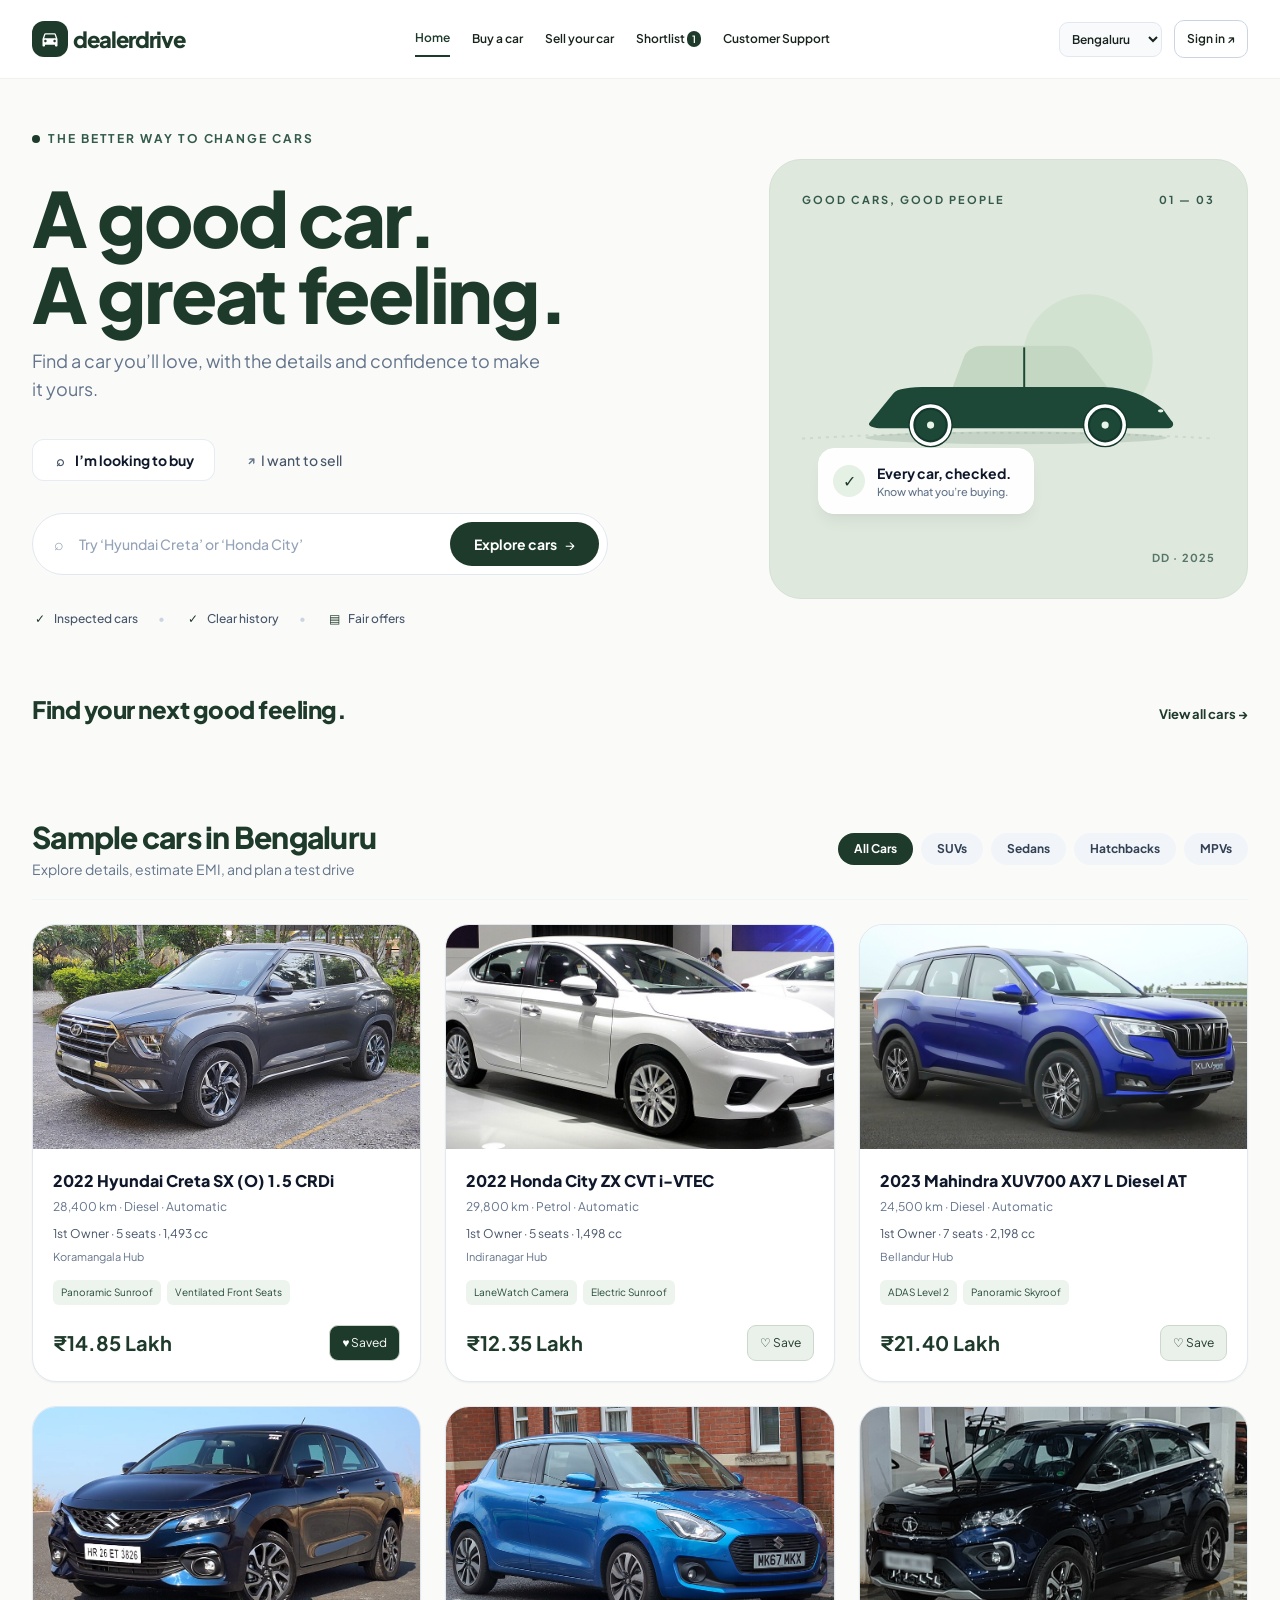
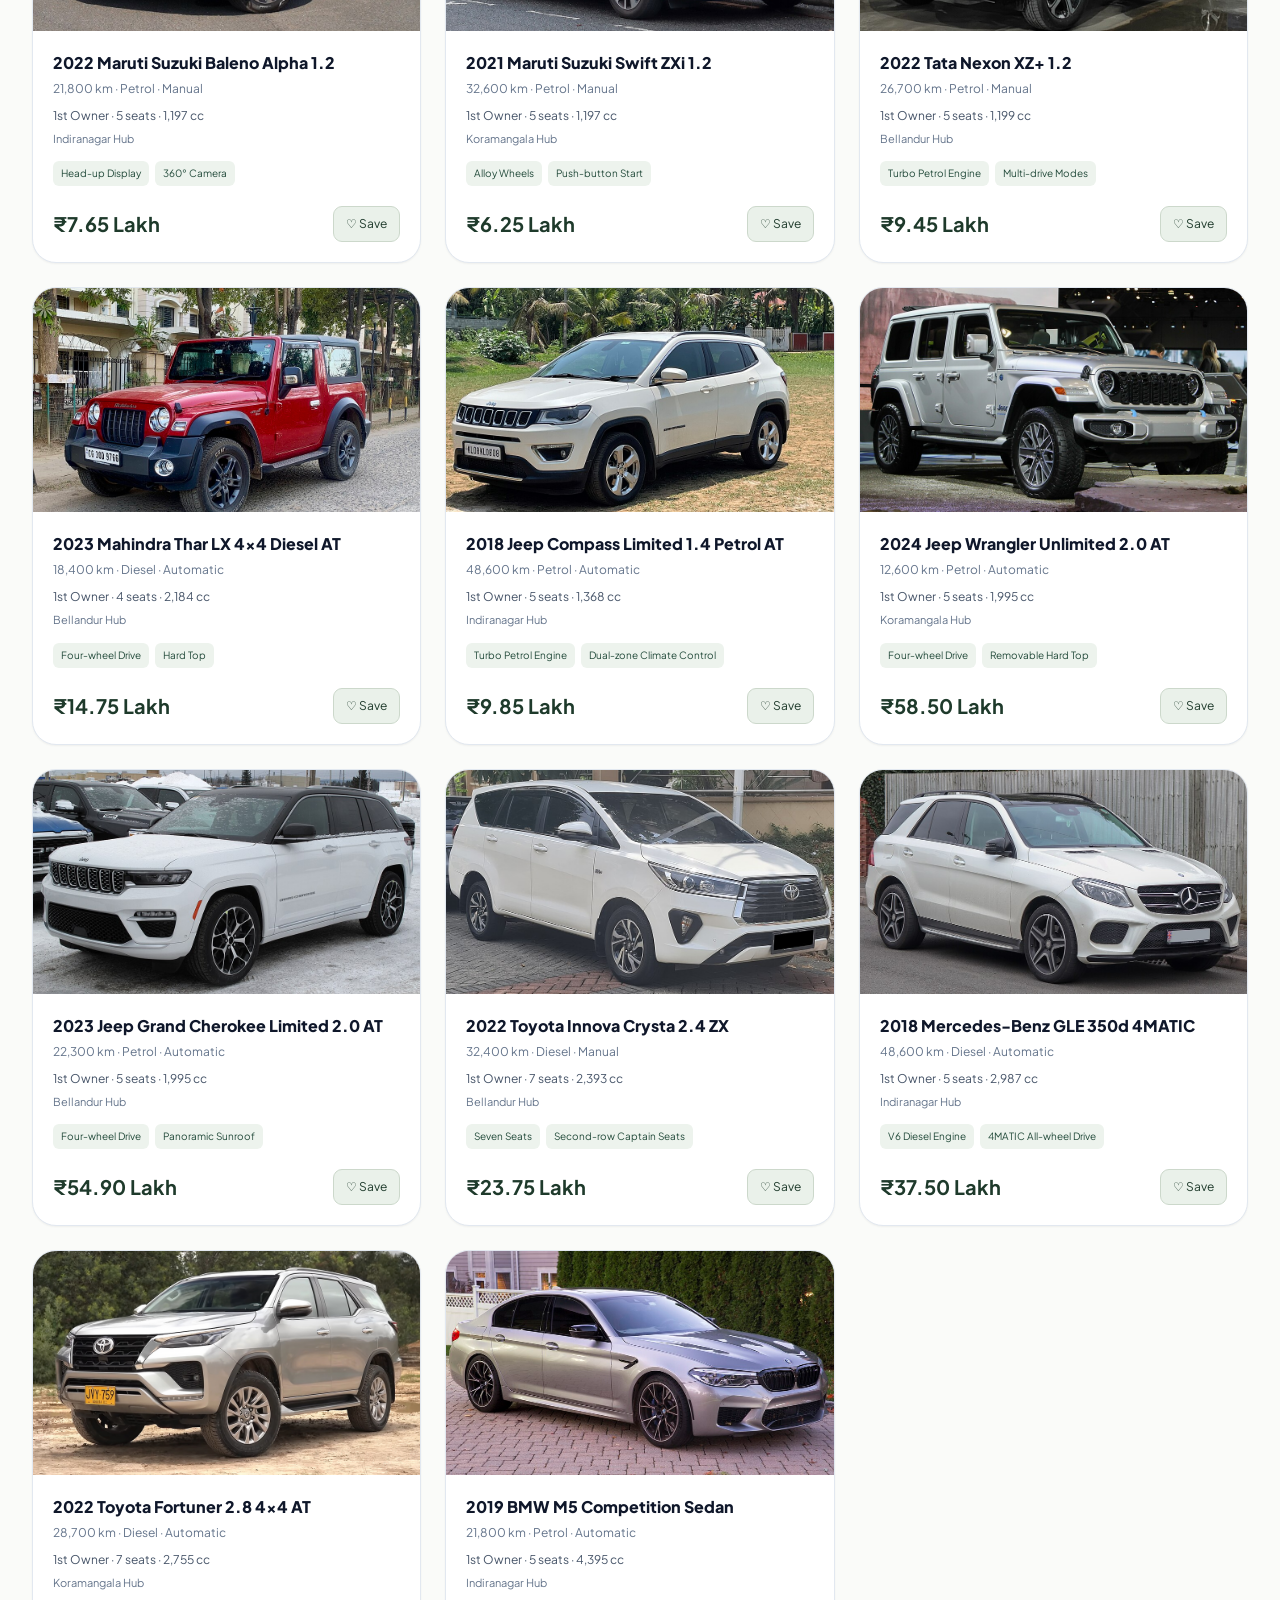
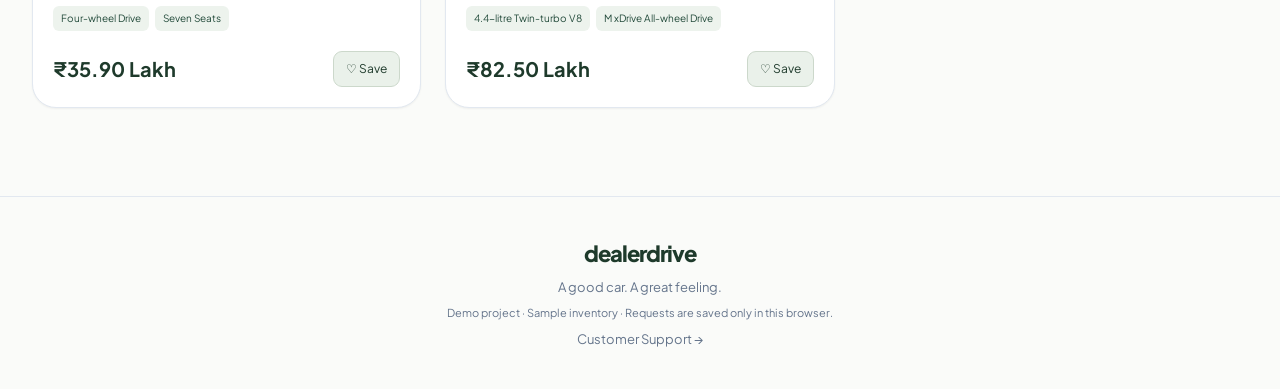
<file: index.html>
<!DOCTYPE html>
<html lang="en"><head><meta charset="UTF-8"><meta name="viewport" content="width=device-width, initial-scale=1.0"><title>A good car. A great feeling. — DealerDrive</title>
<link rel="stylesheet" href="css/utilities.css">
<link rel="preconnect" href="https://fonts.googleapis.com"><link href="https://fonts.googleapis.com/css2?family=Plus+Jakarta+Sans:wght@400;500;600;700;800&display=swap" rel="stylesheet">
<link rel="stylesheet" href="css/shared.css"><link rel="stylesheet" href="css/index.css">
<script defer src="js/data.js"></script><script defer src="js/shared.js"></script><script defer src="js/catalog.js"></script><script defer src="js/index.js"></script></head>
<body data-page="index"><a class="skip-link" href="#main">Skip to content</a><header class="site-header"><div class="header-inner"><a class="brand" href="index.html"><span class="brand-icon"><svg class="w-5 h-5 fill-current" viewBox="0 0 24 24">
            <path d="M18.92 6.01C18.72 5.42 18.16 5 17.5 5h-11c-.66 0-1.21.42-1.42 1.01L3 12v8c0 .55.45 1 1 1h1c.55 0 1-.45 1-1v-1h12v1c0 .55.45 1 1 1h1c.55 0 1-.45 1-1v-8l-2.08-5.99zM6.5 16c-.83 0-1.5-.67-1.5-1.5S5.67 13 6.5 13s1.5.67 1.5 1.5S7.33 16 6.5 16zm11 0c-.83 0-1.5-.67-1.5-1.5s.67-1.5 1.5-1.5 1.5.67 1.5 1.5-.67 1.5-1.5 1.5zM5 11l1.5-4.5h11L19 11H5z"/>
          </svg></span> dealerdrive</a><button id="menuToggle" class="menu-toggle" aria-label="Toggle navigation" aria-controls="mainNav" aria-expanded="false">☰</button><nav id="mainNav" aria-label="Main navigation"><a href="index.html" aria-current="page" >Home</a><a href="buy.html" >Buy a car</a><a href="sell.html" >Sell your car</a><a href="shortlist.html" >Shortlist <span id="shortlistBadge">0</span></a><a href="support.html" >Customer Support</a></nav><div class="header-actions"><label class="city-label"><span class="sr-only">Your city</span><select id="citySelect"><option>Bengaluru</option><option>Pune</option><option>Mumbai</option><option>Delhi NCR</option><option>Hyderabad</option></select></label><a class="profile-link" href="sign-in.html" id="profileLink">Sign in ↗</a></div></div></header>
<main id="main" class="flex-1 max-w-7xl w-full mx-auto px-4 sm:px-6 lg:px-8 py-8 sm:py-12 space-y-12 sm:space-y-16"><section id="heroSection" class="grid grid-cols-1 lg:grid-cols-12 gap-8 lg:gap-12 items-center">
    <div class="lg:col-span-7 space-y-6 sm:space-y-8">
      <div class="flex items-center gap-2 text-xs font-bold tracking-[0.16em] text-[#345A4B] uppercase">
        <span class="w-2 h-2 rounded-full bg-forest"></span>
        <span>THE BETTER WAY TO CHANGE CARS</span>
      </div>
      <div class="space-y-1">
        <h1 class="text-5xl sm:text-7xl lg:text-[76px] font-extrabold tracking-[-0.03em] text-forest leading-[1.05]">
          A good car.<br>A great feeling.
        </h1>
        <p class="text-slate-500 text-base sm:text-lg max-w-lg pt-3 font-normal leading-relaxed">
          Find a car you’ll love, with the details and confidence to make it yours.
        </p>
      </div>
      <div class="flex items-center gap-3 pt-1">
        <button id="pillBuy" data-href="buy.html" class="px-5 py-2.5 rounded-xl text-xs sm:text-sm font-bold bg-white text-slate-900 border border-slate-200/80 shadow-xs flex items-center gap-2 transition-all">
          <i data-lucide="search" class="w-3.5 h-3.5 text-slate-600"></i>
          <span>I’m looking to buy</span>
        </button>
        <button id="pillSell" data-href="sell.html" class="px-5 py-2.5 rounded-xl text-xs sm:text-sm font-medium text-slate-600 hover:text-slate-900 hover:bg-slate-100/80 flex items-center gap-1.5 transition-all">
          <span class="text-xs font-bold text-slate-500">↗</span>
          <span>I want to sell</span>
        </button>
      </div>
      <div class="max-w-xl">
        <div class="relative bg-white border border-slate-200 rounded-full p-2 pl-4 flex items-center shadow-xs focus-within:ring-2 focus-within:ring-forest/20 focus-within:border-forest transition-all">
          <i data-lucide="search" class="w-5 h-5 text-slate-400 mr-2.5 shrink-0"></i>
          <input type="text" id="heroSearchInput" placeholder="Try ‘Hyundai Creta’ or ‘Honda City’" class="w-full text-xs sm:text-sm bg-transparent outline-none placeholder:text-slate-400 text-slate-800 font-medium">
          <button data-action="executeSearch" class="bg-forest hover:bg-forest-dark text-white text-xs sm:text-sm font-bold px-5 sm:px-6 py-2.5 sm:py-3 rounded-full flex items-center gap-2 shrink-0 transition-all shadow-xs">
            <span>Explore cars</span>
            <span class="text-sm font-normal">→</span>
          </button>
        </div>
      </div>
      <div class="flex flex-wrap items-center gap-3 sm:gap-5 text-xs font-medium text-slate-600 pt-1">
        <div class="flex items-center gap-1.5"><i data-lucide="check-circle-2" class="w-4 h-4 text-forest"></i><span>Inspected cars</span></div>
        <span class="text-slate-300">•</span>
        <div class="flex items-center gap-1.5"><i data-lucide="check-circle-2" class="w-4 h-4 text-forest"></i><span>Clear history</span></div>
        <span class="text-slate-300">•</span>
        <div class="flex items-center gap-1.5"><i data-lucide="file-text" class="w-4 h-4 text-forest"></i><span>Fair offers</span></div>
      </div>
    </div>
    <div class="lg:col-span-5">
      <div class="relative bg-[#DEE8DD] rounded-[32px] p-6 sm:p-8 flex flex-col justify-between min-h-[380px] sm:min-h-[440px] overflow-hidden shadow-xs border border-[#D5E1D4]">
        <div class="flex items-center justify-between text-[11px] font-bold tracking-[0.18em] text-[#34594A] uppercase relative z-10">
          <span>GOOD CARS, GOOD PEOPLE</span>
          <span>01 — 03</span>
        </div>
        <div class="my-auto relative flex items-center justify-center py-6">
          <svg viewBox="0 0 520 280" class="w-full max-w-[480px] h-auto drop-shadow-xs" fill="none" xmlns="http://www.w3.org/2000/svg">
            <circle cx="360" cy="115" r="82" fill="#D2E2D1" />
            <path d="M0 215 Q260 200 520 215" stroke="#CBDAC9" stroke-width="2.5" stroke-dasharray="4 6" />
            <ellipse cx="270" cy="214" rx="190" ry="8" fill="#14382C" fill-opacity="0.12" />
            <path d="M85 195 L115 158 C120 152 135 150 160 150 L380 150 C410 150 435 162 455 178 L465 192 C470 196 468 202 460 202 L100 202 C90 202 82 199 85 195 Z" fill="#1D4838"/>
            <path d="M190 150 L205 110 C210 102 218 98 230 98 L330 98 C342 98 350 104 355 112 L385 150 Z" fill="#C4D7C3"/>
            <line x1="280" y1="100" x2="280" y2="150" stroke="#1D4838" stroke-width="2.5" />
            <ellipse cx="452" cy="180" rx="3.5" ry="2" fill="#E8F4E7" />
            <g transform="translate(162, 198)"><circle cx="0" cy="0" r="28" fill="#14382C" /><circle cx="0" cy="0" r="24" stroke="#FFFFFF" stroke-width="4.5" fill="none" /><circle cx="0" cy="0" r="19" fill="#1D4838" /><circle cx="0" cy="0" r="4.5" fill="#E8F4E7" /></g>
            <g transform="translate(382, 198)"><circle cx="0" cy="0" r="28" fill="#14382C" /><circle cx="0" cy="0" r="24" stroke="#FFFFFF" stroke-width="4.5" fill="none" /><circle cx="0" cy="0" r="19" fill="#1D4838" /><circle cx="0" cy="0" r="4.5" fill="#E8F4E7" /></g>
          </svg>
          <div class="absolute -bottom-2 sm:bottom-0 left-1 sm:left-4 bg-white/95 backdrop-blur-md rounded-2xl p-3 sm:p-3.5 shadow-lg shadow-black/5 border border-white flex items-center gap-3">
            <div class="w-8 h-8 rounded-full bg-[#E5F1E5] text-forest flex items-center justify-center shrink-0">
              <i data-lucide="check" class="w-4 h-4 stroke-[2.5]"></i>
            </div>
            <div class="pr-2">
              <div class="text-xs sm:text-sm font-bold text-slate-900 leading-tight">Every car, checked.</div>
              <div class="text-[11px] text-slate-500 font-medium leading-tight mt-0.5">Know what you’re buying.</div>
            </div>
          </div>
        </div>
        <div class="text-right text-[11px] font-bold tracking-widest text-[#34594A]/80 uppercase relative z-10">DD · 2025</div>
      </div>
    </div>
  </section><div class="section-heading"><h2>Find your next good feeling.</h2><a href="buy.html">View all cars →</a></div><section id="inventorySection" class="space-y-6 pt-4">
    <div class="flex flex-col md:flex-row md:items-center justify-between gap-4 border-b border-slate-100 pb-5">
      <div>
        <h2 class="text-2xl sm:text-3xl font-extrabold text-forest tracking-tight" id="catalogHeaderTitle">Sample cars in Bengaluru</h2>
        <p class="text-xs sm:text-sm text-slate-500 mt-1">Explore details, estimate EMI, and plan a test drive</p>
      </div>
      <div class="flex flex-wrap items-center gap-2">
        <button data-filter="All" class="body-filter-btn px-4 py-2 rounded-full text-xs font-bold bg-forest text-white transition-all shadow-xs" data-type="All">All Cars</button>
        <button data-filter="SUV" class="body-filter-btn px-4 py-2 rounded-full text-xs font-semibold bg-slate-100 text-slate-700 hover:bg-slate-200 transition-all" data-type="SUV">SUVs</button>
        <button data-filter="Sedan" class="body-filter-btn px-4 py-2 rounded-full text-xs font-semibold bg-slate-100 text-slate-700 hover:bg-slate-200 transition-all" data-type="Sedan">Sedans</button>
        <button data-filter="Hatchback" class="body-filter-btn px-4 py-2 rounded-full text-xs font-semibold bg-slate-100 text-slate-700 hover:bg-slate-200 transition-all" data-type="Hatchback">Hatchbacks</button>
        <button data-filter="MPV" class="body-filter-btn px-4 py-2 rounded-full text-xs font-semibold bg-slate-100 text-slate-700 hover:bg-slate-200 transition-all" data-type="MPV">MPVs</button>
      </div>
    </div>
    <div id="carsGrid" class="grid grid-cols-1 sm:grid-cols-2 lg:grid-cols-3 gap-6">
      <!-- Rendered by JavaScript -->
    </div>
  </section></main>
<footer><a class="brand" href="index.html">dealerdrive</a><p>A good car. A great feeling.</p><p class="demo-note">Demo project · Sample inventory · Requests are saved only in this browser.</p><a href="support.html">Customer Support →</a></footer><div id="toastNotification" role="status" aria-live="polite" hidden></div></body></html>

   
 
</file>
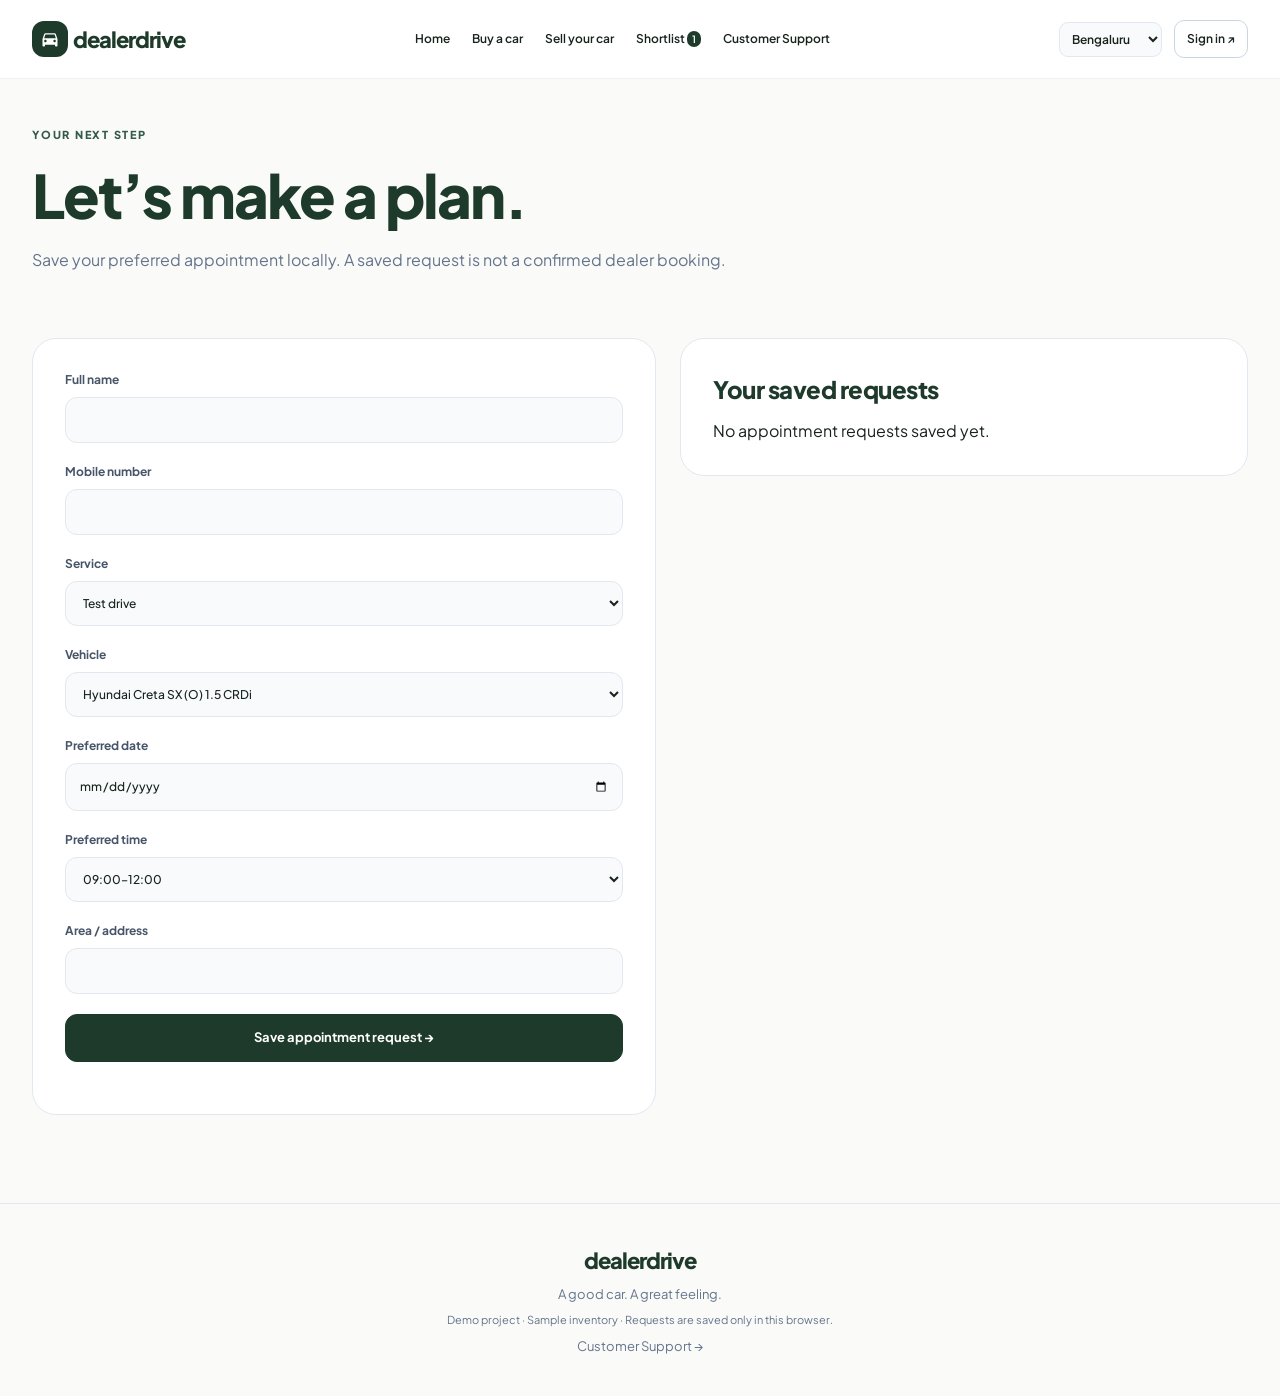
<file: booking.html>
<!DOCTYPE html>
<html lang="en"><head><meta charset="UTF-8"><meta name="viewport" content="width=device-width, initial-scale=1.0"><title>Plan an appointment — DealerDrive</title>
<link rel="stylesheet" href="css/utilities.css">
<link rel="preconnect" href="https://fonts.googleapis.com"><link href="https://fonts.googleapis.com/css2?family=Plus+Jakarta+Sans:wght@400;500;600;700;800&display=swap" rel="stylesheet">
<link rel="stylesheet" href="css/shared.css"><link rel="stylesheet" href="css/booking.css">
<script defer src="js/data.js"></script><script defer src="js/shared.js"></script><script defer src="js/booking.js"></script></head>
<body data-page="booking"><a class="skip-link" href="#main">Skip to content</a><header class="site-header"><div class="header-inner"><a class="brand" href="index.html"><span class="brand-icon"><svg class="w-5 h-5 fill-current" viewBox="0 0 24 24">
            <path d="M18.92 6.01C18.72 5.42 18.16 5 17.5 5h-11c-.66 0-1.21.42-1.42 1.01L3 12v8c0 .55.45 1 1 1h1c.55 0 1-.45 1-1v-1h12v1c0 .55.45 1 1 1h1c.55 0 1-.45 1-1v-8l-2.08-5.99zM6.5 16c-.83 0-1.5-.67-1.5-1.5S5.67 13 6.5 13s1.5.67 1.5 1.5S7.33 16 6.5 16zm11 0c-.83 0-1.5-.67-1.5-1.5s.67-1.5 1.5-1.5 1.5.67 1.5 1.5-.67 1.5-1.5 1.5zM5 11l1.5-4.5h11L19 11H5z"/>
          </svg></span> dealerdrive</a><button id="menuToggle" class="menu-toggle" aria-label="Toggle navigation" aria-controls="mainNav" aria-expanded="false">☰</button><nav id="mainNav" aria-label="Main navigation"><a href="index.html" >Home</a><a href="buy.html" >Buy a car</a><a href="sell.html" >Sell your car</a><a href="shortlist.html" >Shortlist <span id="shortlistBadge">0</span></a><a href="support.html" >Customer Support</a></nav><div class="header-actions"><label class="city-label"><span class="sr-only">Your city</span><select id="citySelect"><option>Bengaluru</option><option>Pune</option><option>Mumbai</option><option>Delhi NCR</option><option>Hyderabad</option></select></label><a class="profile-link" href="sign-in.html" id="profileLink">Sign in ↗</a></div></div></header>
<main id="main" class="flex-1 max-w-7xl w-full mx-auto px-4 sm:px-6 lg:px-8 py-8 sm:py-12 space-y-12 sm:space-y-16"><div class="page-heading"><p class="eyebrow">Your next step</p><h1>Let’s make a plan.</h1><p>Save your preferred appointment locally. A saved request is not a confirmed dealer booking.</p></div><div class="two-column"><form id="bookingForm" class="panel form-stack"><label class="field">Full name<input id="bookingName" name="bookingName" type="text" required></label><label class="field">Mobile number<input id="bookingPhone" name="bookingPhone" type="tel" required></label><label class="field">Service<select id="bookingType"><option>Test drive</option><option>Inspection</option><option>Maintenance</option><option>Paperwork</option></select></label><label class="field">Vehicle<select id="bookingCar"></select></label><label class="field">Preferred date<input id="bookingDate" name="bookingDate" type="date" required></label><label class="field">Preferred time<select id="bookingTime"><option>09:00–12:00</option><option>12:00–15:00</option><option>15:00–18:00</option></select></label><label class="field">Area / address<input id="bookingAddress" name="bookingAddress" type="text" required></label><button class="button" type="submit">Save appointment request →</button><p id="bookingFeedback" role="status"></p></form><aside class="panel"><h2>Your saved requests</h2><div id="bookingsList" class="record-list"></div></aside></div></main>
<footer><a class="brand" href="index.html">dealerdrive</a><p>A good car. A great feeling.</p><p class="demo-note">Demo project · Sample inventory · Requests are saved only in this browser.</p><a href="support.html">Customer Support →</a></footer><div id="toastNotification" role="status" aria-live="polite" hidden></div></body></html>
</file>
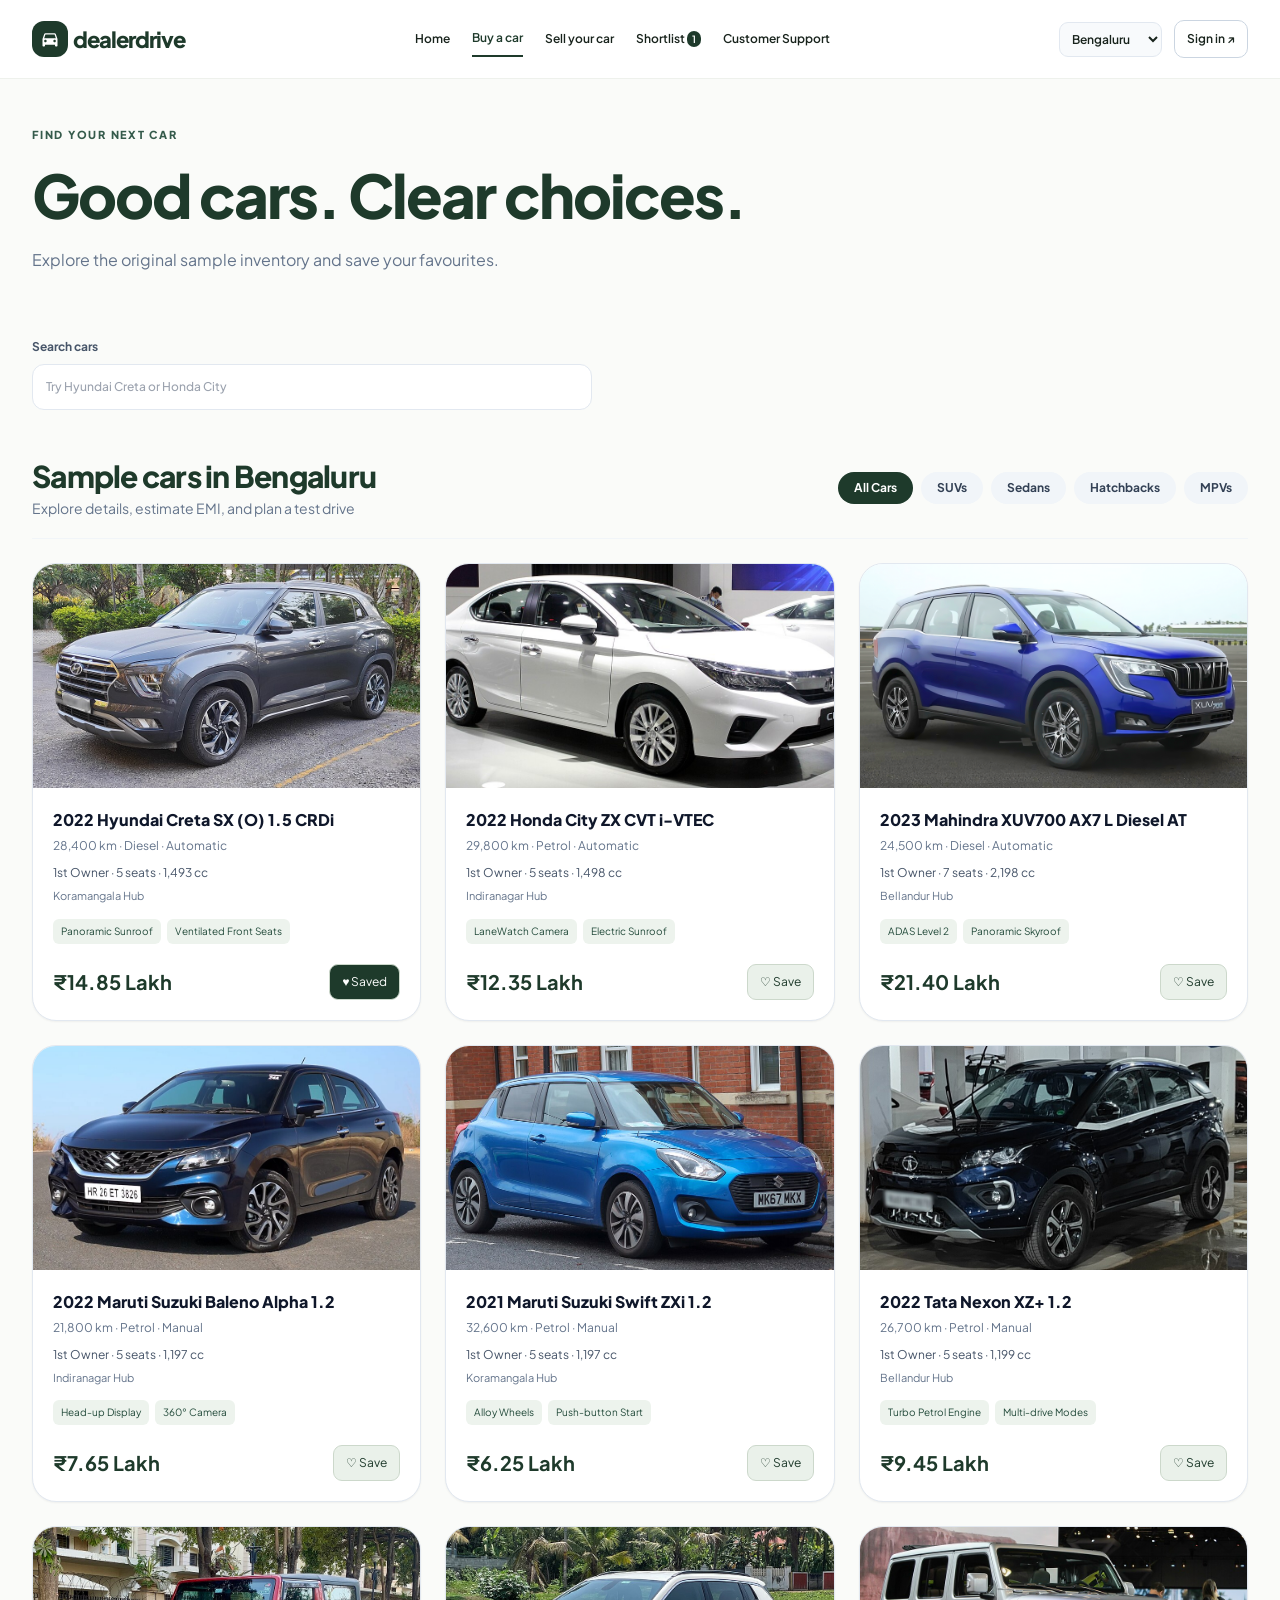
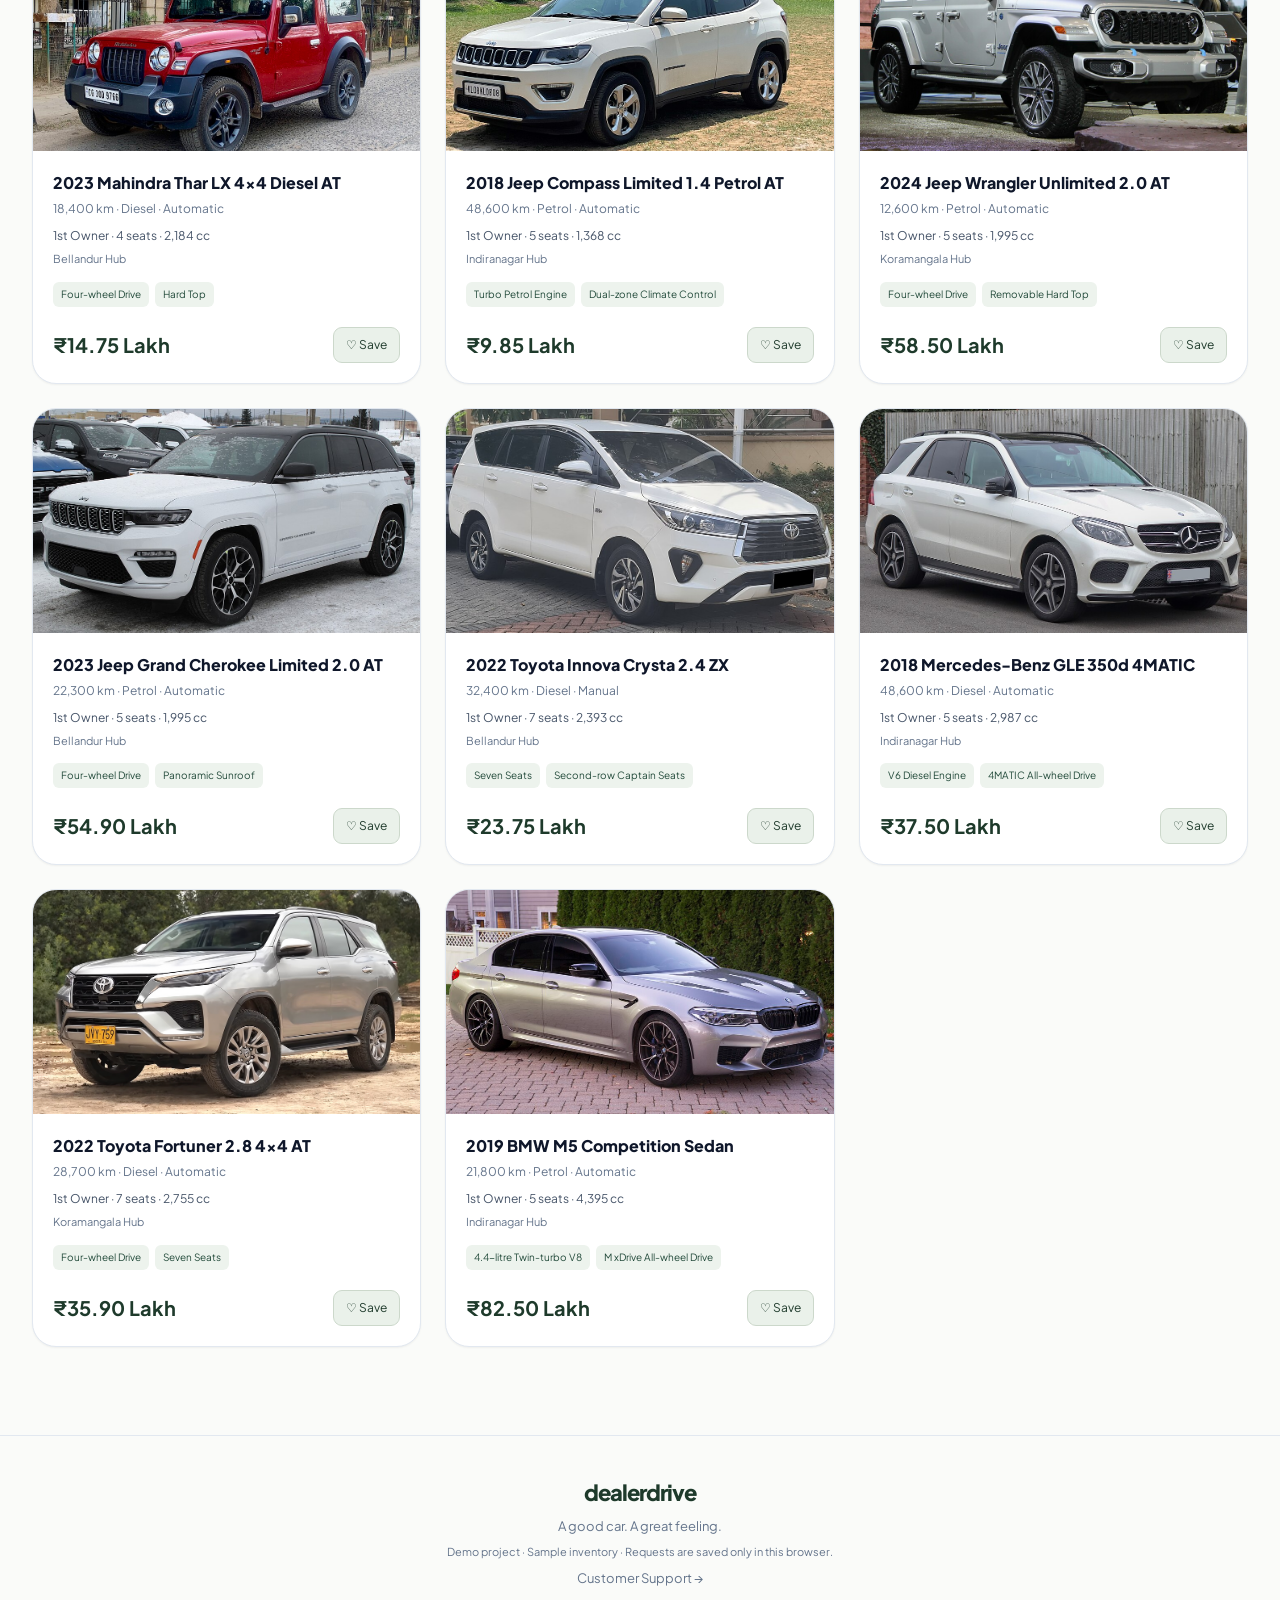
<file: buy.html>
<!DOCTYPE html>
<html lang="en"><head><meta charset="UTF-8"><meta name="viewport" content="width=device-width, initial-scale=1.0"><title>Buy a car — DealerDrive</title>
<link rel="stylesheet" href="css/utilities.css">
<link rel="preconnect" href="https://fonts.googleapis.com"><link href="https://fonts.googleapis.com/css2?family=Plus+Jakarta+Sans:wght@400;500;600;700;800&display=swap" rel="stylesheet">
<link rel="stylesheet" href="css/shared.css"><link rel="stylesheet" href="css/buy.css">
<script defer src="js/data.js"></script><script defer src="js/shared.js"></script><script defer src="js/catalog.js"></script><script defer src="js/buy.js"></script></head>
<body data-page="buy"><a class="skip-link" href="#main">Skip to content</a><header class="site-header"><div class="header-inner"><a class="brand" href="index.html"><span class="brand-icon"><svg class="w-5 h-5 fill-current" viewBox="0 0 24 24">
            <path d="M18.92 6.01C18.72 5.42 18.16 5 17.5 5h-11c-.66 0-1.21.42-1.42 1.01L3 12v8c0 .55.45 1 1 1h1c.55 0 1-.45 1-1v-1h12v1c0 .55.45 1 1 1h1c.55 0 1-.45 1-1v-8l-2.08-5.99zM6.5 16c-.83 0-1.5-.67-1.5-1.5S5.67 13 6.5 13s1.5.67 1.5 1.5S7.33 16 6.5 16zm11 0c-.83 0-1.5-.67-1.5-1.5s.67-1.5 1.5-1.5 1.5.67 1.5 1.5-.67 1.5-1.5 1.5zM5 11l1.5-4.5h11L19 11H5z"/>
          </svg></span> dealerdrive</a><button id="menuToggle" class="menu-toggle" aria-label="Toggle navigation" aria-controls="mainNav" aria-expanded="false">☰</button><nav id="mainNav" aria-label="Main navigation"><a href="index.html" >Home</a><a href="buy.html" aria-current="page" >Buy a car</a><a href="sell.html" >Sell your car</a><a href="shortlist.html" >Shortlist <span id="shortlistBadge">0</span></a><a href="support.html" >Customer Support</a></nav><div class="header-actions"><label class="city-label"><span class="sr-only">Your city</span><select id="citySelect"><option>Bengaluru</option><option>Pune</option><option>Mumbai</option><option>Delhi NCR</option><option>Hyderabad</option></select></label><a class="profile-link" href="sign-in.html" id="profileLink">Sign in ↗</a></div></div></header>
<main id="main" class="flex-1 max-w-7xl w-full mx-auto px-4 sm:px-6 lg:px-8 py-8 sm:py-12 space-y-12 sm:space-y-16"><div class="page-heading"><p class="eyebrow">Find your next car</p><h1>Good cars. Clear choices.</h1><p>Explore the original sample inventory and save your favourites.</p></div><label class="field search-field">Search cars<input id="heroSearchInput" placeholder="Try Hyundai Creta or Honda City"></label><section id="inventorySection" class="space-y-6 pt-4">
    <div class="flex flex-col md:flex-row md:items-center justify-between gap-4 border-b border-slate-100 pb-5">
      <div>
        <h2 class="text-2xl sm:text-3xl font-extrabold text-forest tracking-tight" id="catalogHeaderTitle">Sample cars in Bengaluru</h2>
        <p class="text-xs sm:text-sm text-slate-500 mt-1">Explore details, estimate EMI, and plan a test drive</p>
      </div>
      <div class="flex flex-wrap items-center gap-2">
        <button data-filter="All" class="body-filter-btn px-4 py-2 rounded-full text-xs font-bold bg-forest text-white transition-all shadow-xs" data-type="All">All Cars</button>
        <button data-filter="SUV" class="body-filter-btn px-4 py-2 rounded-full text-xs font-semibold bg-slate-100 text-slate-700 hover:bg-slate-200 transition-all" data-type="SUV">SUVs</button>
        <button data-filter="Sedan" class="body-filter-btn px-4 py-2 rounded-full text-xs font-semibold bg-slate-100 text-slate-700 hover:bg-slate-200 transition-all" data-type="Sedan">Sedans</button>
        <button data-filter="Hatchback" class="body-filter-btn px-4 py-2 rounded-full text-xs font-semibold bg-slate-100 text-slate-700 hover:bg-slate-200 transition-all" data-type="Hatchback">Hatchbacks</button>
        <button data-filter="MPV" class="body-filter-btn px-4 py-2 rounded-full text-xs font-semibold bg-slate-100 text-slate-700 hover:bg-slate-200 transition-all" data-type="MPV">MPVs</button>
      </div>
    </div>
    <div id="carsGrid" class="grid grid-cols-1 sm:grid-cols-2 lg:grid-cols-3 gap-6">
      <!-- Rendered by JavaScript -->
    </div>
  </section></main>
<footer><a class="brand" href="index.html">dealerdrive</a><p>A good car. A great feeling.</p><p class="demo-note">Demo project · Sample inventory · Requests are saved only in this browser.</p><a href="support.html">Customer Support →</a></footer><div id="toastNotification" role="status" aria-live="polite" hidden></div></body></html>
</file>
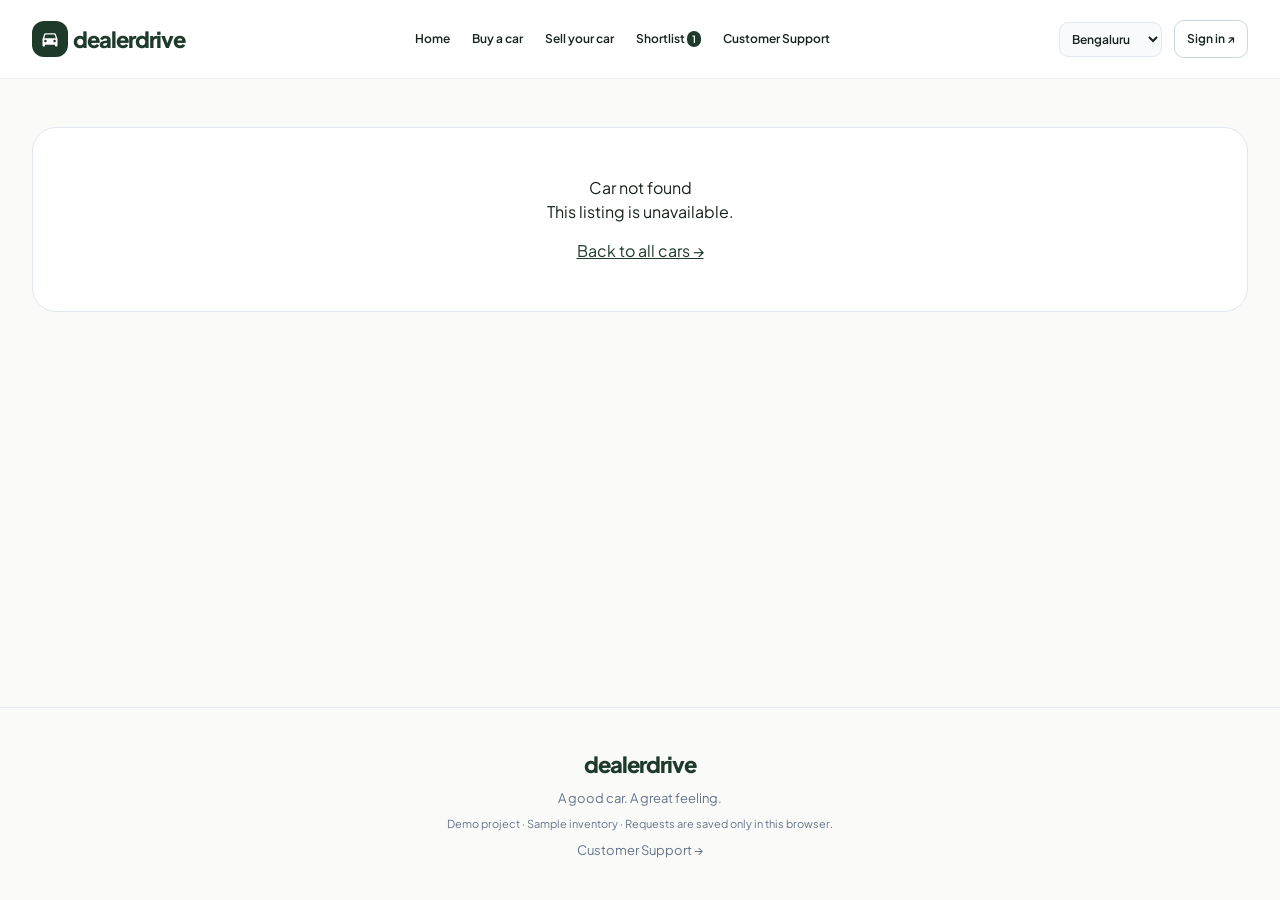
<file: car-details.html>
<!DOCTYPE html>
<html lang="en"><head><meta charset="UTF-8"><meta name="viewport" content="width=device-width, initial-scale=1.0"><title>Car details — DealerDrive</title>
<link rel="stylesheet" href="css/utilities.css">
<link rel="preconnect" href="https://fonts.googleapis.com"><link href="https://fonts.googleapis.com/css2?family=Plus+Jakarta+Sans:wght@400;500;600;700;800&display=swap" rel="stylesheet">
<link rel="stylesheet" href="css/shared.css"><link rel="stylesheet" href="css/car-details.css">
<script defer src="js/data.js"></script><script defer src="js/shared.js"></script><script defer src="js/car-details.js"></script></head>
<body data-page="car-details"><a class="skip-link" href="#main">Skip to content</a><header class="site-header"><div class="header-inner"><a class="brand" href="index.html"><span class="brand-icon"><svg class="w-5 h-5 fill-current" viewBox="0 0 24 24">
            <path d="M18.92 6.01C18.72 5.42 18.16 5 17.5 5h-11c-.66 0-1.21.42-1.42 1.01L3 12v8c0 .55.45 1 1 1h1c.55 0 1-.45 1-1v-1h12v1c0 .55.45 1 1 1h1c.55 0 1-.45 1-1v-8l-2.08-5.99zM6.5 16c-.83 0-1.5-.67-1.5-1.5S5.67 13 6.5 13s1.5.67 1.5 1.5S7.33 16 6.5 16zm11 0c-.83 0-1.5-.67-1.5-1.5s.67-1.5 1.5-1.5 1.5.67 1.5 1.5-.67 1.5-1.5 1.5zM5 11l1.5-4.5h11L19 11H5z"/>
          </svg></span> dealerdrive</a><button id="menuToggle" class="menu-toggle" aria-label="Toggle navigation" aria-controls="mainNav" aria-expanded="false">☰</button><nav id="mainNav" aria-label="Main navigation"><a href="index.html" >Home</a><a href="buy.html" >Buy a car</a><a href="sell.html" >Sell your car</a><a href="shortlist.html" >Shortlist <span id="shortlistBadge">0</span></a><a href="support.html" >Customer Support</a></nav><div class="header-actions"><label class="city-label"><span class="sr-only">Your city</span><select id="citySelect"><option>Bengaluru</option><option>Pune</option><option>Mumbai</option><option>Delhi NCR</option><option>Hyderabad</option></select></label><a class="profile-link" href="sign-in.html" id="profileLink">Sign in ↗</a></div></div></header>
<main id="main" class="flex-1 max-w-7xl w-full mx-auto px-4 sm:px-6 lg:px-8 py-8 sm:py-12 space-y-12 sm:space-y-16"><a href="buy.html" class="back-link">← Back to cars</a><div class="bg-white rounded-[28px] max-w-3xl w-full mx-auto shadow-2xl border border-slate-100 custom-scrollbar relative">

    <div class="relative h-64 sm:h-72 bg-slate-900">
      <img id="modalImg" src="" alt="Car" class="w-full h-full object-cover">
      <div class="absolute inset-0 bg-gradient-to-t from-black/80 via-transparent to-transparent"></div>
      <div class="absolute bottom-4 left-6 right-6 text-white flex items-end justify-between">
        <div>
          <span id="modalBadge" class="bg-forest text-[10px] font-bold uppercase tracking-wider px-2.5 py-1 rounded">Certified</span>
          <h1 id="modalTitle" class="text-2xl font-extrabold mt-1">Car Title</h1>
          <p id="modalSub" class="text-xs text-slate-300">Specifications</p>
        </div>
        <div class="text-right">
          <span class="text-[10px] text-slate-300">Fixed On-Road Price</span>
          <div id="modalPrice" class="text-2xl font-extrabold text-white">₹0.00 Lakh</div>
        </div>
      </div>
    </div>
    <div class="p-6 sm:p-8 space-y-6">
      <section aria-label="Vehicle photo gallery">
        <div id="carGallery" class="car-gallery"></div>
        <p class="photo-note">Reference photos; colour, trim and model year may differ from this sample listing. <a id="photoCredit" target="_blank" rel="noopener noreferrer">Photo source &amp; licence</a></p>
      </section>
      <section aria-labelledby="overviewHeading">
        <h2 id="overviewHeading" class="detail-heading">Get to know this car</h2>
        <p id="carDescription" class="car-description"></p>
        <dl id="carSpecs" class="car-specs"></dl>
        <p class="photo-note">Sample listing details. Confirm specifications, service records, registration and availability with the dealer.</p>
      </section>
      <div class="bg-[#EBF3EB] rounded-2xl p-4 flex items-center justify-between border border-[#D7E8D7]">
        <div class="flex items-center gap-3">
          <div class="w-9 h-9 rounded-xl bg-forest text-white flex items-center justify-center"><i data-lucide="shield-check" class="w-5 h-5"></i></div>
          <div>
            <div class="text-xs font-bold text-forest">Vehicle inspection overview</div>
            <div class="text-[11px] text-slate-600">Non-accidental • Illustrative listing • Confirm coverage with your dealer</div>
          </div>
        </div>
        <span class="text-xs font-extrabold bg-forest text-white px-2.5 py-1 rounded-full" id="modalScore">Score: 9.8/10</span>
      </div>
      <div class="bg-slate-50 rounded-2xl p-4 border border-slate-200/80 space-y-3">
        <div class="flex items-center justify-between">
          <span class="text-xs font-bold text-slate-700 uppercase tracking-wider">Customize Monthly EMI</span>
          <span id="modalCalculatedEmi" class="text-base font-extrabold text-forest">₹24,800/mo</span>
        </div>
        <div class="grid grid-cols-1 sm:grid-cols-2 gap-4 pt-1">
          <div>
            <div class="flex justify-between text-[11px] font-semibold text-slate-600 mb-1">
              <span>Down Payment (20% - 60%)</span><span id="downPaymentPctLabel" class="text-forest font-bold">20%</span>
            </div>
            <input type="range" id="emiDownSlider" min="20" max="60" step="5" value="20" class="w-full accent-forest cursor-pointer">
          </div>
          <div>
            <div class="flex justify-between text-[11px] font-semibold text-slate-600 mb-1">
              <span>Loan Tenure</span><span id="tenureYearsLabel" class="text-forest font-bold">5 Years</span>
            </div>
            <input type="range" id="emiTenureSlider" min="2" max="7" step="1" value="5" class="w-full accent-forest cursor-pointer">
          </div>
        </div>
      </div>
      <div>
        <h5 class="text-xs font-bold text-slate-500 uppercase tracking-wider mb-2.5">Key Highlights & Features</h5>
        <div id="modalFeatures" class="flex flex-wrap gap-2 text-xs"></div>
      </div>
      <div class="flex gap-3 pt-2">
        <button id="modalShortlistBtn" data-action="toggleModalShortlist" class="px-5 py-3 rounded-xl border border-slate-200 text-xs font-bold hover:bg-slate-50 cursor-pointer">Save to Shortlist</button>
        <button data-action="bookHomeTestDrive" class="flex-1 py-3 bg-forest hover:bg-forest-dark text-white text-xs font-bold rounded-xl shadow-xs cursor-pointer">Plan a home test drive</button>
      </div>
    </div>
  </div></main>
<footer><a class="brand" href="index.html">dealerdrive</a><p>A good car. A great feeling.</p><p class="demo-note">Demo project · Sample inventory · Requests are saved only in this browser.</p><a href="support.html">Customer Support →</a></footer><div id="toastNotification" role="status" aria-live="polite" hidden></div></body></html>
</file>
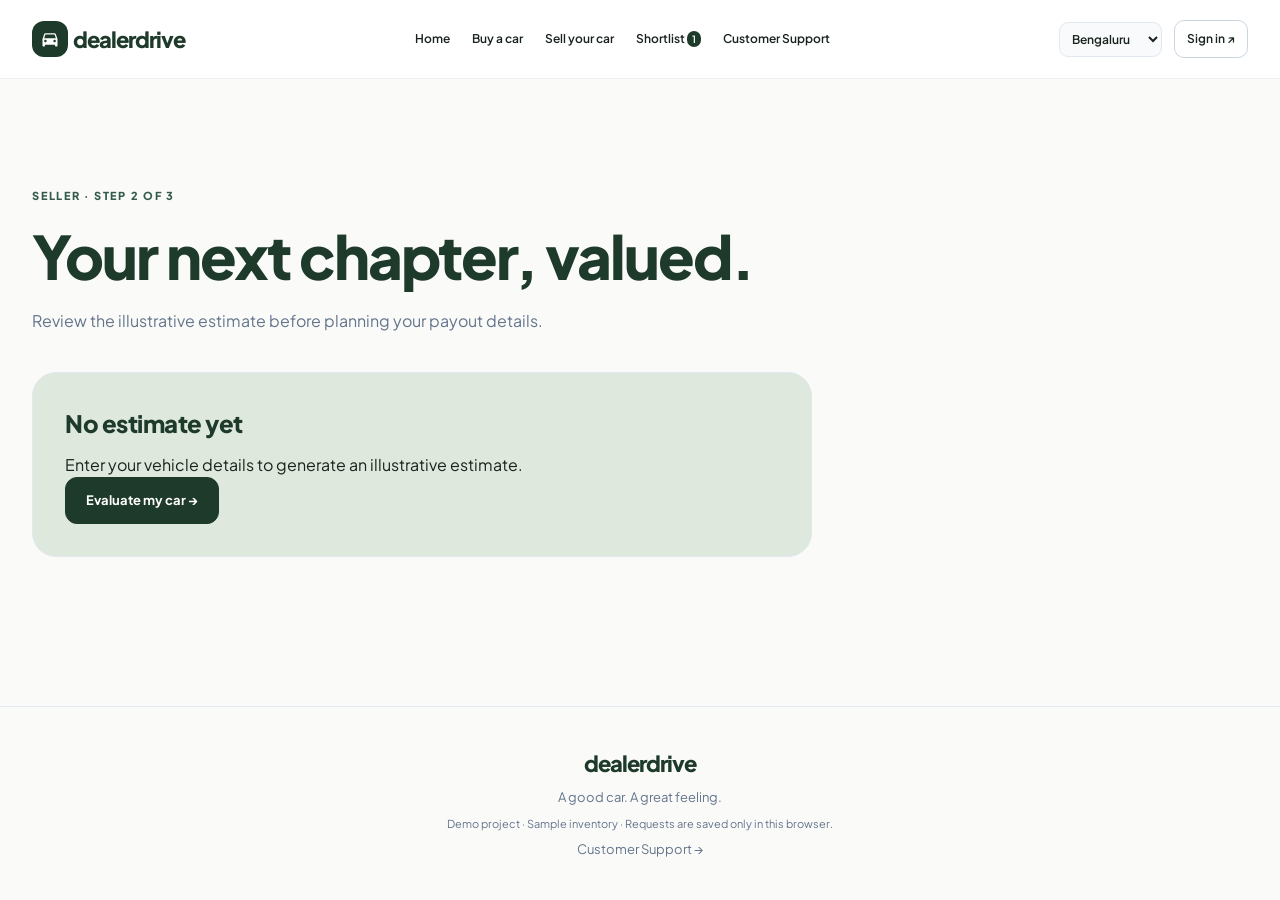
<file: estimate.html>
<!DOCTYPE html>
<html lang="en"><head><meta charset="UTF-8"><meta name="viewport" content="width=device-width, initial-scale=1.0"><title>Your car estimate — DealerDrive</title>
<link rel="stylesheet" href="css/utilities.css">
<link rel="preconnect" href="https://fonts.googleapis.com"><link href="https://fonts.googleapis.com/css2?family=Plus+Jakarta+Sans:wght@400;500;600;700;800&display=swap" rel="stylesheet">
<link rel="stylesheet" href="css/shared.css"><link rel="stylesheet" href="css/estimate.css">
<script defer src="js/data.js"></script><script defer src="js/shared.js"></script><script defer src="js/estimate.js"></script></head>
<body data-page="estimate"><a class="skip-link" href="#main">Skip to content</a><header class="site-header"><div class="header-inner"><a class="brand" href="index.html"><span class="brand-icon"><svg class="w-5 h-5 fill-current" viewBox="0 0 24 24">
            <path d="M18.92 6.01C18.72 5.42 18.16 5 17.5 5h-11c-.66 0-1.21.42-1.42 1.01L3 12v8c0 .55.45 1 1 1h1c.55 0 1-.45 1-1v-1h12v1c0 .55.45 1 1 1h1c.55 0 1-.45 1-1v-8l-2.08-5.99zM6.5 16c-.83 0-1.5-.67-1.5-1.5S5.67 13 6.5 13s1.5.67 1.5 1.5S7.33 16 6.5 16zm11 0c-.83 0-1.5-.67-1.5-1.5s.67-1.5 1.5-1.5 1.5.67 1.5 1.5-.67 1.5-1.5 1.5zM5 11l1.5-4.5h11L19 11H5z"/>
          </svg></span> dealerdrive</a><button id="menuToggle" class="menu-toggle" aria-label="Toggle navigation" aria-controls="mainNav" aria-expanded="false">☰</button><nav id="mainNav" aria-label="Main navigation"><a href="index.html" >Home</a><a href="buy.html" >Buy a car</a><a href="sell.html" >Sell your car</a><a href="shortlist.html" >Shortlist <span id="shortlistBadge">0</span></a><a href="support.html" >Customer Support</a></nav><div class="header-actions"><label class="city-label"><span class="sr-only">Your city</span><select id="citySelect"><option>Bengaluru</option><option>Pune</option><option>Mumbai</option><option>Delhi NCR</option><option>Hyderabad</option></select></label><a class="profile-link" href="sign-in.html" id="profileLink">Sign in ↗</a></div></div></header>
<main id="main"><div class="page-heading"><p class="eyebrow">Seller · Step 2 of 3</p><h1>Your next chapter, valued.</h1><p>Review the illustrative estimate before planning your payout details.</p></div><div id="estimateContent" class="panel narrow"></div></main>
<footer><a class="brand" href="index.html">dealerdrive</a><p>A good car. A great feeling.</p><p class="demo-note">Demo project · Sample inventory · Requests are saved only in this browser.</p><a href="support.html">Customer Support →</a></footer><div id="toastNotification" role="status" aria-live="polite" hidden></div></body></html>
</file>
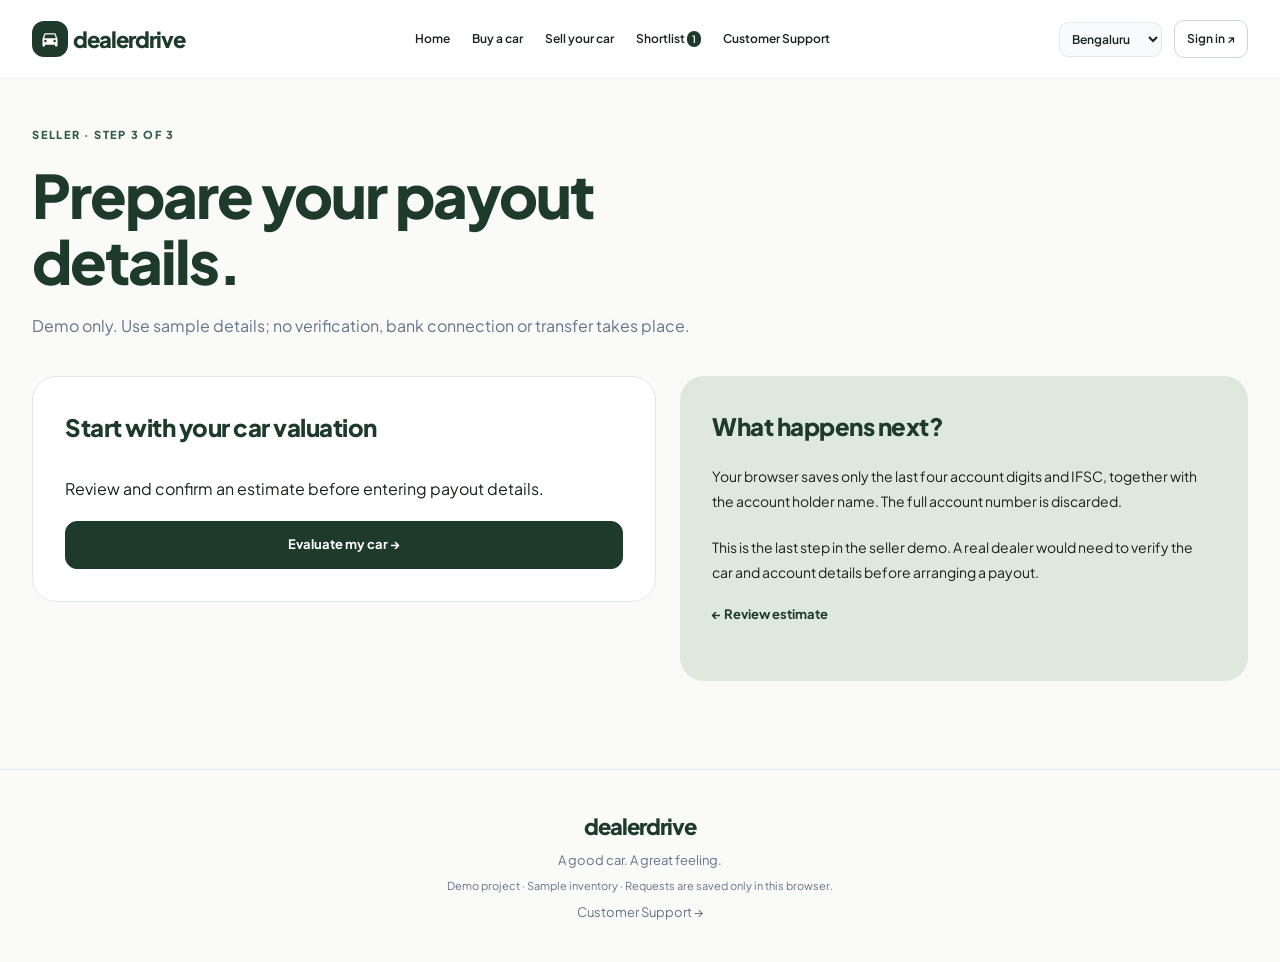
<file: payment.html>
<!DOCTYPE html>
<html lang="en"><head><meta charset="UTF-8"><meta name="viewport" content="width=device-width, initial-scale=1.0"><title>Seller payment details — DealerDrive</title>
<link rel="stylesheet" href="css/utilities.css">
<link rel="preconnect" href="https://fonts.googleapis.com"><link href="https://fonts.googleapis.com/css2?family=Plus+Jakarta+Sans:wght@400;500;600;700;800&display=swap" rel="stylesheet">
<link rel="stylesheet" href="css/shared.css"><link rel="stylesheet" href="css/payment.css">
<script defer src="js/data.js"></script><script defer src="js/shared.js"></script><script defer src="js/payment.js"></script></head>
<body data-page="payment"><a class="skip-link" href="#main">Skip to content</a><header class="site-header"><div class="header-inner"><a class="brand" href="index.html"><span class="brand-icon"><svg class="w-5 h-5 fill-current" viewBox="0 0 24 24">
            <path d="M18.92 6.01C18.72 5.42 18.16 5 17.5 5h-11c-.66 0-1.21.42-1.42 1.01L3 12v8c0 .55.45 1 1 1h1c.55 0 1-.45 1-1v-1h12v1c0 .55.45 1 1 1h1c.55 0 1-.45 1-1v-8l-2.08-5.99zM6.5 16c-.83 0-1.5-.67-1.5-1.5S5.67 13 6.5 13s1.5.67 1.5 1.5S7.33 16 6.5 16zm11 0c-.83 0-1.5-.67-1.5-1.5s.67-1.5 1.5-1.5 1.5.67 1.5 1.5-.67 1.5-1.5 1.5zM5 11l1.5-4.5h11L19 11H5z"/>
          </svg></span> dealerdrive</a><button id="menuToggle" class="menu-toggle" aria-label="Toggle navigation" aria-controls="mainNav" aria-expanded="false">☰</button><nav id="mainNav" aria-label="Main navigation"><a href="index.html" >Home</a><a href="buy.html" >Buy a car</a><a href="sell.html" >Sell your car</a><a href="shortlist.html" >Shortlist <span id="shortlistBadge">0</span></a><a href="support.html" >Customer Support</a></nav><div class="header-actions"><label class="city-label"><span class="sr-only">Your city</span><select id="citySelect"><option>Bengaluru</option><option>Pune</option><option>Mumbai</option><option>Delhi NCR</option><option>Hyderabad</option></select></label><a class="profile-link" href="sign-in.html" id="profileLink">Sign in ↗</a></div></div></header>
<main id="main"><div class="page-heading"><p class="eyebrow">Seller · Step 3 of 3</p><h1>Prepare your payout details.</h1><p>Demo only. Use sample details; no verification, bank connection or transfer takes place.</p></div><div class="two-column"><form id="paymentForm" class="panel form-stack"><label class="field">Account holder name<input id="accountName" required autocomplete="off"></label><label class="field">Sample bank account number<input id="accountNumber" type="password" inputmode="numeric" pattern="[0-9]{9,18}" required autocomplete="off"></label><label class="field">Confirm account number<input id="accountConfirm" type="password" inputmode="numeric" required autocomplete="off"></label><label class="field">IFSC code<input id="accountIfsc" pattern="[A-Za-z]{4}0[A-Za-z0-9]{6}" placeholder="ABCD0123456" required autocomplete="off"></label><label><input id="paymentConsent" type="checkbox" required> I understand this is a demo and no payout will occur.</label><button class="button" type="submit">Save demo payout details</button><p id="paymentStatus" role="status"></p></form><aside class="sage-panel"><h2>What happens next?</h2><p>Your browser saves only the last four account digits and IFSC, together with the account holder name. The full account number is discarded.</p><p>This is the last step in the seller demo. A real dealer would need to verify the car and account details before arranging a payout.</p><a class="back-link" href="estimate.html">← Review estimate</a></aside></div></main>
<footer><a class="brand" href="index.html">dealerdrive</a><p>A good car. A great feeling.</p><p class="demo-note">Demo project · Sample inventory · Requests are saved only in this browser.</p><a href="support.html">Customer Support →</a></footer><div id="toastNotification" role="status" aria-live="polite" hidden></div></body></html>
</file>
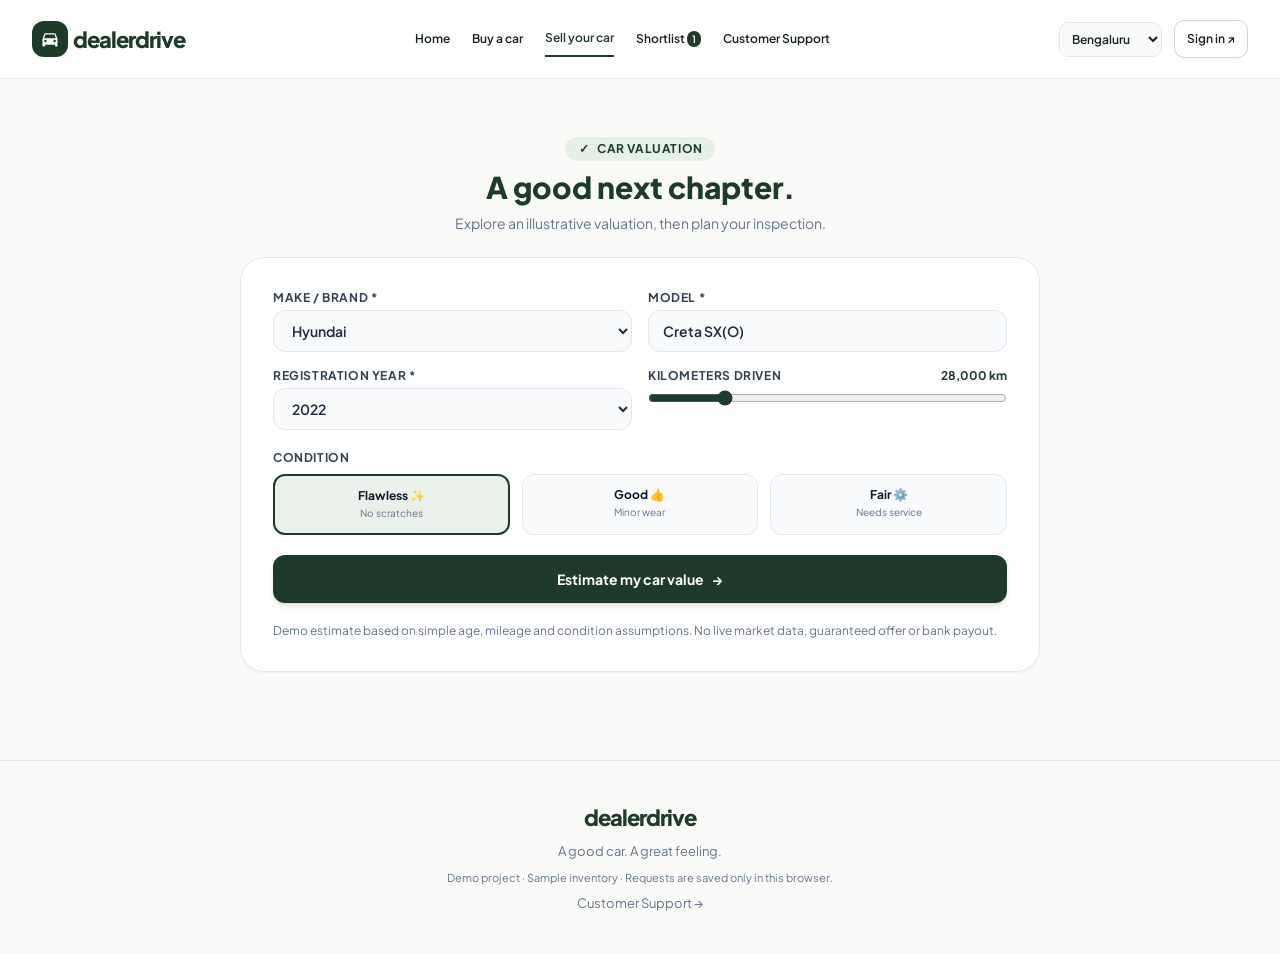
<file: sell.html>
<!DOCTYPE html>
<html lang="en"><head><meta charset="UTF-8"><meta name="viewport" content="width=device-width, initial-scale=1.0"><title>Sell your car — DealerDrive</title>
<link rel="stylesheet" href="css/utilities.css">
<link rel="preconnect" href="https://fonts.googleapis.com"><link href="https://fonts.googleapis.com/css2?family=Plus+Jakarta+Sans:wght@400;500;600;700;800&display=swap" rel="stylesheet">
<link rel="stylesheet" href="css/shared.css"><link rel="stylesheet" href="css/sell.css">
<script defer src="js/data.js"></script><script defer src="js/shared.js"></script><script defer src="js/sell.js"></script></head>
<body data-page="sell"><a class="skip-link" href="#main">Skip to content</a><header class="site-header"><div class="header-inner"><a class="brand" href="index.html"><span class="brand-icon"><svg class="w-5 h-5 fill-current" viewBox="0 0 24 24">
            <path d="M18.92 6.01C18.72 5.42 18.16 5 17.5 5h-11c-.66 0-1.21.42-1.42 1.01L3 12v8c0 .55.45 1 1 1h1c.55 0 1-.45 1-1v-1h12v1c0 .55.45 1 1 1h1c.55 0 1-.45 1-1v-8l-2.08-5.99zM6.5 16c-.83 0-1.5-.67-1.5-1.5S5.67 13 6.5 13s1.5.67 1.5 1.5S7.33 16 6.5 16zm11 0c-.83 0-1.5-.67-1.5-1.5s.67-1.5 1.5-1.5 1.5.67 1.5 1.5-.67 1.5-1.5 1.5zM5 11l1.5-4.5h11L19 11H5z"/>
          </svg></span> dealerdrive</a><button id="menuToggle" class="menu-toggle" aria-label="Toggle navigation" aria-controls="mainNav" aria-expanded="false">☰</button><nav id="mainNav" aria-label="Main navigation"><a href="index.html" >Home</a><a href="buy.html" >Buy a car</a><a href="sell.html" aria-current="page" >Sell your car</a><a href="shortlist.html" >Shortlist <span id="shortlistBadge">0</span></a><a href="support.html" >Customer Support</a></nav><div class="header-actions"><label class="city-label"><span class="sr-only">Your city</span><select id="citySelect"><option>Bengaluru</option><option>Pune</option><option>Mumbai</option><option>Delhi NCR</option><option>Hyderabad</option></select></label><a class="profile-link" href="sign-in.html" id="profileLink">Sign in ↗</a></div></div></header>
<main id="main" class="flex-1 max-w-7xl w-full mx-auto px-4 sm:px-6 lg:px-8 py-8 sm:py-12 space-y-12 sm:space-y-16"><section id="sellerSection" class="max-w-3xl mx-auto space-y-6 pt-2">

    <!-- Section Header -->
    <div class="text-center space-y-2">
    <span class="inline-flex items-center gap-1.5 px-3 py-1 rounded-full text-xs font-bold bg-[#E6F0E6] text-forest uppercase tracking-wider">
      <i data-lucide="zap" class="w-3.5 h-3.5"></i> Car valuation
    </span>
      <h1 class="text-3xl font-extrabold text-forest">A good next chapter.</h1>
      <p class="text-slate-500 text-sm max-w-md mx-auto">Explore an illustrative valuation, then plan your inspection.</p>
    </div>

    <!-- Step 1: Valuation Form -->
    <div id="valuationFormCard" class="bg-white rounded-3xl border border-slate-200 p-6 sm:p-8 shadow-sm space-y-5">
      <form class="space-y-5">
        <div class="grid grid-cols-1 sm:grid-cols-2 gap-4">
          <div>
            <label for="sellerMake" class="block text-xs font-bold text-slate-700 uppercase tracking-wider mb-1">Make / Brand *</label>
            <select id="sellerMake" required class="w-full text-xs sm:text-sm bg-slate-50 border border-slate-200 rounded-xl px-3.5 py-2.5 font-semibold text-slate-800">
              <option value="Hyundai">Hyundai</option>
              <option value="Honda">Honda</option>
              <option value="Tata">Tata Motors</option>
              <option value="Mahindra">Mahindra</option>
              <option value="Toyota">Toyota</option>
              <option value="Maruti Suzuki">Maruti Suzuki</option>
            </select>
          </div>
          <div>
            <label for="sellerModel" class="block text-xs font-bold text-slate-700 uppercase tracking-wider mb-1">Model *</label>
            <input type="text" id="sellerModel" required value="Creta SX(O)" placeholder="e.g. Creta, City, Nexon" class="w-full text-xs sm:text-sm bg-slate-50 border border-slate-200 rounded-xl px-3.5 py-2.5 font-semibold text-slate-800">
          </div>
          <div>
            <label for="sellerYear" class="block text-xs font-bold text-slate-700 uppercase tracking-wider mb-1">Registration Year *</label>
            <select id="sellerYear" class="w-full text-xs sm:text-sm bg-slate-50 border border-slate-200 rounded-xl px-3.5 py-2.5 font-semibold text-slate-800">
              <option value="2026">2026</option><option value="2025">2025</option><option value="2024">2024</option>
              <option value="2023">2023</option>
              <option value="2022" selected>2022</option>
              <option value="2021">2021</option>
              <option value="2020">2020</option>
            </select>
          </div>
          <div>
            <div class="flex justify-between items-center mb-1">
              <label class="text-xs font-bold text-slate-700 uppercase tracking-wider">Kilometers Driven</label>
              <span id="kmLabel" class="text-xs font-bold text-forest">28,000 km</span>
            </div>
            <input type="range" id="sellerKm" min="5000" max="120000" step="2000" value="28000" class="w-full accent-forest cursor-pointer">
          </div>
        </div>
        <div>
          <label class="block text-xs font-bold text-slate-700 uppercase tracking-wider mb-2">Condition</label>
          <div class="grid grid-cols-3 gap-3 text-center">
            <label class="p-3 bg-slate-50 rounded-xl border-2 border-forest cursor-pointer block">
              <input type="radio" name="sellerCond" value="flawless" class="sr-only" checked>
              <div class="text-xs font-bold text-slate-900">Flawless ✨</div>
              <div class="text-[10px] text-slate-500 mt-0.5">No scratches</div>
            </label>
            <label class="p-3 bg-slate-50 rounded-xl border border-slate-200 cursor-pointer block">
              <input type="radio" name="sellerCond" value="good" class="sr-only">
              <div class="text-xs font-bold text-slate-900">Good 👍</div>
              <div class="text-[10px] text-slate-500 mt-0.5">Minor wear</div>
            </label>
            <label class="p-3 bg-slate-50 rounded-xl border border-slate-200 cursor-pointer block">
              <input type="radio" name="sellerCond" value="fair" class="sr-only">
              <div class="text-xs font-bold text-slate-900">Fair ⚙️</div>
              <div class="text-[10px] text-slate-500 mt-0.5">Needs service</div>
            </label>
          </div>
        </div>
        <button type="submit" class="w-full py-3.5 bg-forest hover:bg-forest-dark text-white font-bold text-sm rounded-xl transition-all shadow-md flex items-center justify-center gap-2 cursor-pointer">
          <span>Estimate my car value</span>
          <span>→</span>
        </button>
      </form>
    </div>

</section></main>
<footer><a class="brand" href="index.html">dealerdrive</a><p>A good car. A great feeling.</p><p class="demo-note">Demo project · Sample inventory · Requests are saved only in this browser.</p><a href="support.html">Customer Support →</a></footer><div id="toastNotification" role="status" aria-live="polite" hidden></div></body></html>
</file>
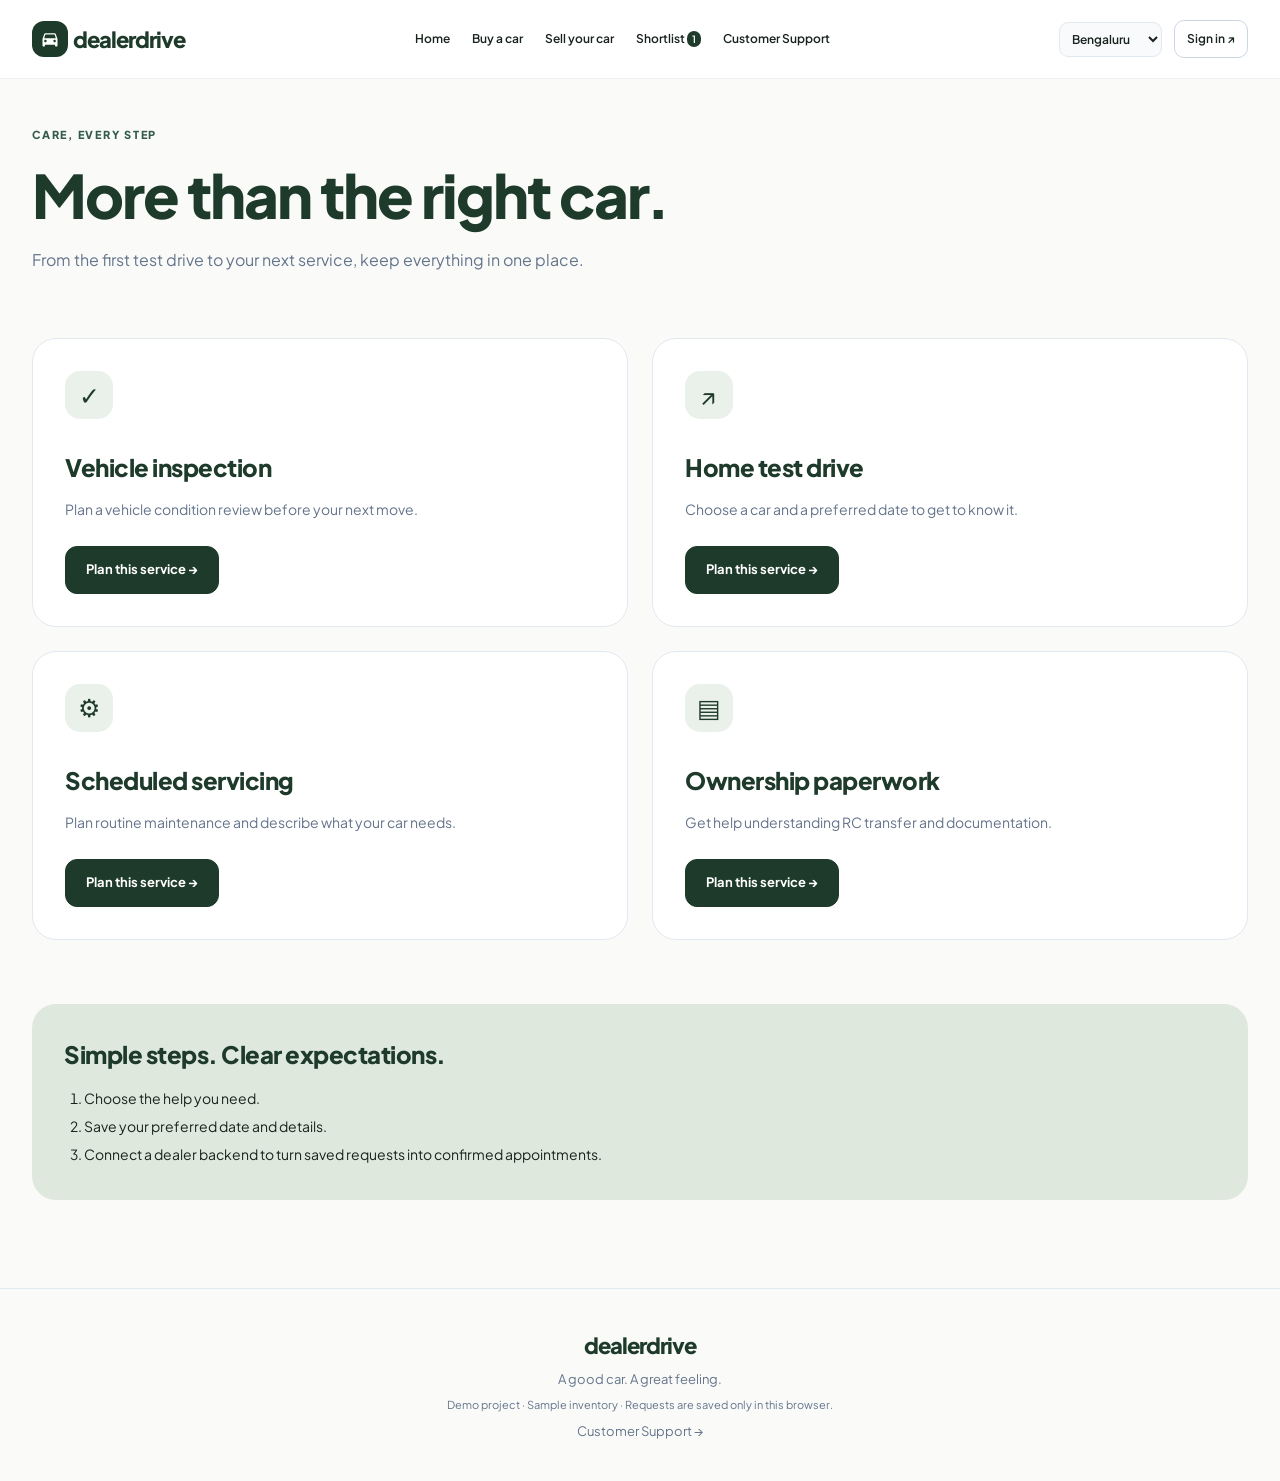
<file: services.html>
<!DOCTYPE html>
<html lang="en"><head><meta charset="UTF-8"><meta name="viewport" content="width=device-width, initial-scale=1.0"><title>Our services — DealerDrive</title>
<link rel="stylesheet" href="css/utilities.css">
<link rel="preconnect" href="https://fonts.googleapis.com"><link href="https://fonts.googleapis.com/css2?family=Plus+Jakarta+Sans:wght@400;500;600;700;800&display=swap" rel="stylesheet">
<link rel="stylesheet" href="css/shared.css"><link rel="stylesheet" href="css/services.css">
<script defer src="js/data.js"></script><script defer src="js/shared.js"></script><script defer src="js/services.js"></script></head>
<body data-page="services"><a class="skip-link" href="#main">Skip to content</a><header class="site-header"><div class="header-inner"><a class="brand" href="index.html"><span class="brand-icon"><svg class="w-5 h-5 fill-current" viewBox="0 0 24 24">
            <path d="M18.92 6.01C18.72 5.42 18.16 5 17.5 5h-11c-.66 0-1.21.42-1.42 1.01L3 12v8c0 .55.45 1 1 1h1c.55 0 1-.45 1-1v-1h12v1c0 .55.45 1 1 1h1c.55 0 1-.45 1-1v-8l-2.08-5.99zM6.5 16c-.83 0-1.5-.67-1.5-1.5S5.67 13 6.5 13s1.5.67 1.5 1.5S7.33 16 6.5 16zm11 0c-.83 0-1.5-.67-1.5-1.5s.67-1.5 1.5-1.5 1.5.67 1.5 1.5-.67 1.5-1.5 1.5zM5 11l1.5-4.5h11L19 11H5z"/>
          </svg></span> dealerdrive</a><button id="menuToggle" class="menu-toggle" aria-label="Toggle navigation" aria-controls="mainNav" aria-expanded="false">☰</button><nav id="mainNav" aria-label="Main navigation"><a href="index.html" >Home</a><a href="buy.html" >Buy a car</a><a href="sell.html" >Sell your car</a><a href="shortlist.html" >Shortlist <span id="shortlistBadge">0</span></a><a href="support.html" >Customer Support</a></nav><div class="header-actions"><label class="city-label"><span class="sr-only">Your city</span><select id="citySelect"><option>Bengaluru</option><option>Pune</option><option>Mumbai</option><option>Delhi NCR</option><option>Hyderabad</option></select></label><a class="profile-link" href="sign-in.html" id="profileLink">Sign in ↗</a></div></div></header>
<main id="main" class="flex-1 max-w-7xl w-full mx-auto px-4 sm:px-6 lg:px-8 py-8 sm:py-12 space-y-12 sm:space-y-16"><div class="page-heading"><p class="eyebrow">Care, every step</p><h1>More than the right car.</h1><p>From the first test drive to your next service, keep everything in one place.</p></div><div class="service-grid"><article class="service-card"><span class="service-icon">✓</span><h2>Vehicle inspection</h2><p>Plan a vehicle condition review before your next move.</p><a class="button" href="booking.html?type=Inspection">Plan this service →</a></article><article class="service-card"><span class="service-icon">↗</span><h2>Home test drive</h2><p>Choose a car and a preferred date to get to know it.</p><a class="button" href="booking.html?type=Test drive">Plan this service →</a></article><article class="service-card"><span class="service-icon">⚙</span><h2>Scheduled servicing</h2><p>Plan routine maintenance and describe what your car needs.</p><a class="button" href="booking.html?type=Maintenance">Plan this service →</a></article><article class="service-card"><span class="service-icon">▤</span><h2>Ownership paperwork</h2><p>Get help understanding RC transfer and documentation.</p><a class="button" href="booking.html?type=Paperwork">Plan this service →</a></article></div><div class="sage-panel"><h2>Simple steps. Clear expectations.</h2><ol><li>Choose the help you need.</li><li>Save your preferred date and details.</li><li>Connect a dealer backend to turn saved requests into confirmed appointments.</li></ol></div></main>
<footer><a class="brand" href="index.html">dealerdrive</a><p>A good car. A great feeling.</p><p class="demo-note">Demo project · Sample inventory · Requests are saved only in this browser.</p><a href="support.html">Customer Support →</a></footer><div id="toastNotification" role="status" aria-live="polite" hidden></div></body></html>
</file>
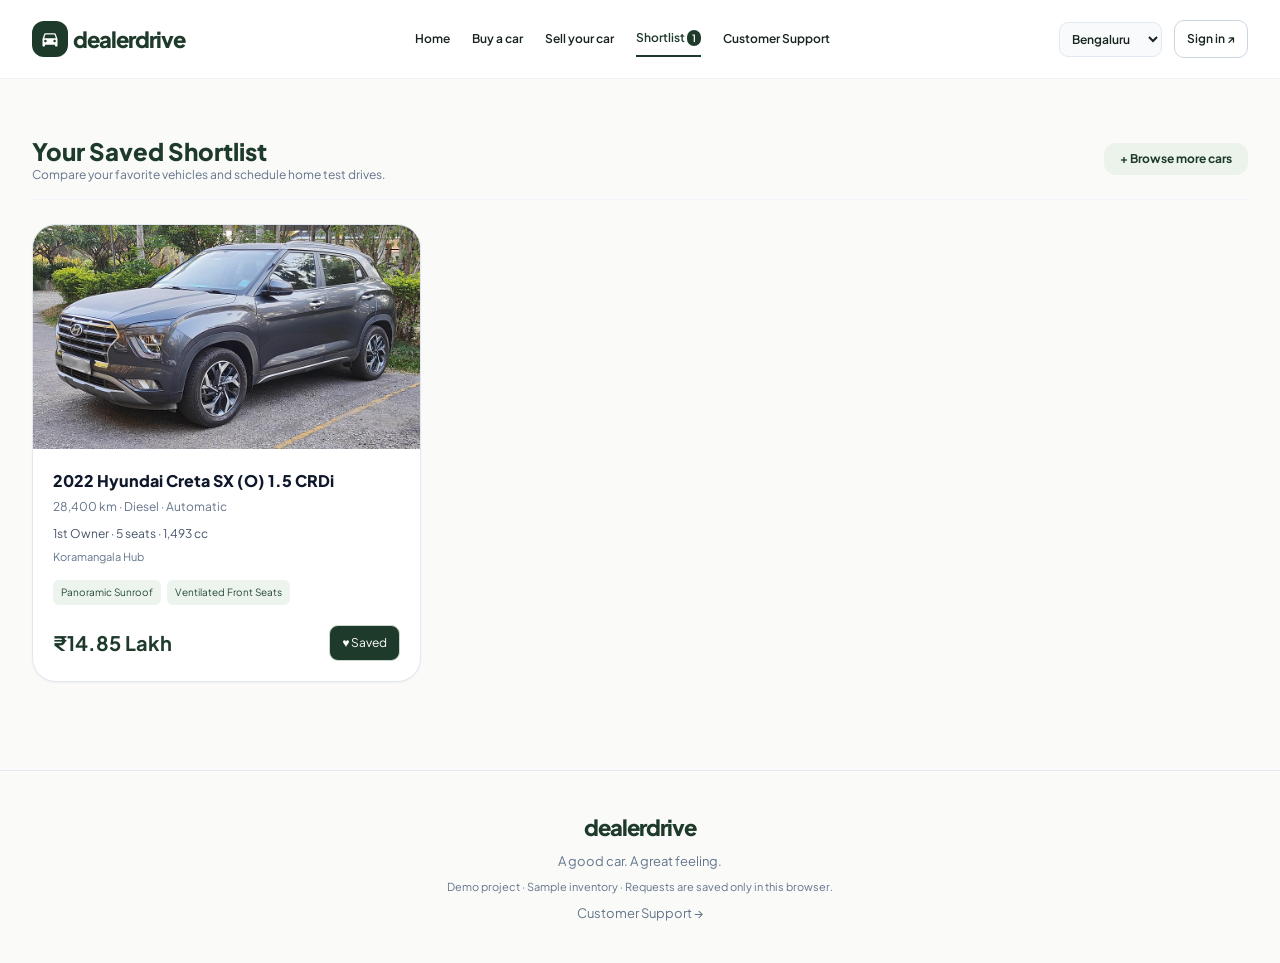
<file: shortlist.html>
<!DOCTYPE html>
<html lang="en"><head><meta charset="UTF-8"><meta name="viewport" content="width=device-width, initial-scale=1.0"><title>Your shortlist — DealerDrive</title>
<link rel="stylesheet" href="css/utilities.css">
<link rel="preconnect" href="https://fonts.googleapis.com"><link href="https://fonts.googleapis.com/css2?family=Plus+Jakarta+Sans:wght@400;500;600;700;800&display=swap" rel="stylesheet">
<link rel="stylesheet" href="css/shared.css"><link rel="stylesheet" href="css/shortlist.css">
<script defer src="js/data.js"></script><script defer src="js/shared.js"></script><script defer src="js/shortlist.js"></script></head>
<body data-page="shortlist"><a class="skip-link" href="#main">Skip to content</a><header class="site-header"><div class="header-inner"><a class="brand" href="index.html"><span class="brand-icon"><svg class="w-5 h-5 fill-current" viewBox="0 0 24 24">
            <path d="M18.92 6.01C18.72 5.42 18.16 5 17.5 5h-11c-.66 0-1.21.42-1.42 1.01L3 12v8c0 .55.45 1 1 1h1c.55 0 1-.45 1-1v-1h12v1c0 .55.45 1 1 1h1c.55 0 1-.45 1-1v-8l-2.08-5.99zM6.5 16c-.83 0-1.5-.67-1.5-1.5S5.67 13 6.5 13s1.5.67 1.5 1.5S7.33 16 6.5 16zm11 0c-.83 0-1.5-.67-1.5-1.5s.67-1.5 1.5-1.5 1.5.67 1.5 1.5-.67 1.5-1.5 1.5zM5 11l1.5-4.5h11L19 11H5z"/>
          </svg></span> dealerdrive</a><button id="menuToggle" class="menu-toggle" aria-label="Toggle navigation" aria-controls="mainNav" aria-expanded="false">☰</button><nav id="mainNav" aria-label="Main navigation"><a href="index.html" >Home</a><a href="buy.html" >Buy a car</a><a href="sell.html" >Sell your car</a><a href="shortlist.html" aria-current="page" >Shortlist <span id="shortlistBadge">0</span></a><a href="support.html" >Customer Support</a></nav><div class="header-actions"><label class="city-label"><span class="sr-only">Your city</span><select id="citySelect"><option>Bengaluru</option><option>Pune</option><option>Mumbai</option><option>Delhi NCR</option><option>Hyderabad</option></select></label><a class="profile-link" href="sign-in.html" id="profileLink">Sign in ↗</a></div></div></header>
<main id="main" class="flex-1 max-w-7xl w-full mx-auto px-4 sm:px-6 lg:px-8 py-8 sm:py-12 space-y-12 sm:space-y-16"><section id="shortlistSection" class="space-y-6 pt-2">
    <div class="flex items-center justify-between border-b border-slate-100 pb-4">
      <div>
        <h1 class="text-2xl font-extrabold text-forest">Your Saved Shortlist</h1>
        <p class="text-xs text-slate-500">Compare your favorite vehicles and schedule home test drives.</p>
      </div>
      <button data-href="buy.html" class="text-xs font-bold text-forest bg-[#EBF3EB] px-4 py-2 rounded-xl">+ Browse more cars</button>
    </div>
    <div id="shortlistGrid" class="grid grid-cols-1 sm:grid-cols-2 lg:grid-cols-3 gap-6">
      <!-- Rendered by JS -->
    </div>
    <div id="emptyShortlist" class="hidden text-center py-20 bg-white rounded-3xl border border-slate-200">
      <i data-lucide="heart" class="w-12 h-12 text-slate-300 mx-auto mb-3"></i>
      <h4 class="font-bold text-slate-800 text-base">Your shortlist is empty</h4>
      <p class="text-xs text-slate-500 mt-1 mb-5">Click the heart icon on any car card to save it here.</p>
      <button data-href="buy.html" class="px-6 py-2.5 bg-forest text-white text-xs font-bold rounded-xl shadow-xs">Explore cars</button>
    </div>
  </section></main>
<footer><a class="brand" href="index.html">dealerdrive</a><p>A good car. A great feeling.</p><p class="demo-note">Demo project · Sample inventory · Requests are saved only in this browser.</p><a href="support.html">Customer Support →</a></footer><div id="toastNotification" role="status" aria-live="polite" hidden></div></body></html>
</file>
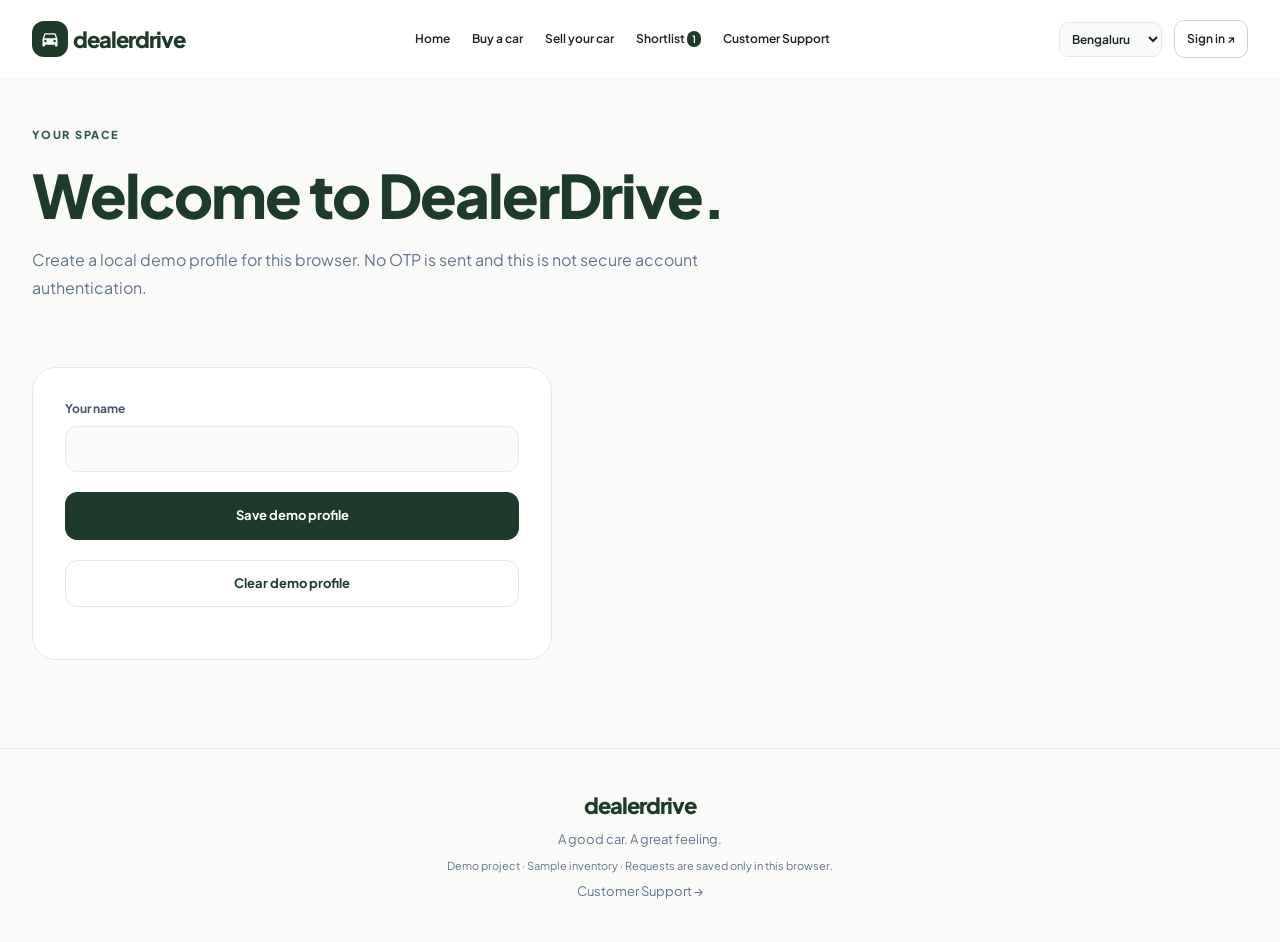
<file: sign-in.html>
<!DOCTYPE html>
<html lang="en"><head><meta charset="UTF-8"><meta name="viewport" content="width=device-width, initial-scale=1.0"><title>Demo profile — DealerDrive</title>
<link rel="stylesheet" href="css/utilities.css">
<link rel="preconnect" href="https://fonts.googleapis.com"><link href="https://fonts.googleapis.com/css2?family=Plus+Jakarta+Sans:wght@400;500;600;700;800&display=swap" rel="stylesheet">
<link rel="stylesheet" href="css/shared.css"><link rel="stylesheet" href="css/sign-in.css">
<script defer src="js/data.js"></script><script defer src="js/shared.js"></script><script defer src="js/sign-in.js"></script></head>
<body data-page="sign-in"><a class="skip-link" href="#main">Skip to content</a><header class="site-header"><div class="header-inner"><a class="brand" href="index.html"><span class="brand-icon"><svg class="w-5 h-5 fill-current" viewBox="0 0 24 24">
            <path d="M18.92 6.01C18.72 5.42 18.16 5 17.5 5h-11c-.66 0-1.21.42-1.42 1.01L3 12v8c0 .55.45 1 1 1h1c.55 0 1-.45 1-1v-1h12v1c0 .55.45 1 1 1h1c.55 0 1-.45 1-1v-8l-2.08-5.99zM6.5 16c-.83 0-1.5-.67-1.5-1.5S5.67 13 6.5 13s1.5.67 1.5 1.5S7.33 16 6.5 16zm11 0c-.83 0-1.5-.67-1.5-1.5s.67-1.5 1.5-1.5 1.5.67 1.5 1.5-.67 1.5-1.5 1.5zM5 11l1.5-4.5h11L19 11H5z"/>
          </svg></span> dealerdrive</a><button id="menuToggle" class="menu-toggle" aria-label="Toggle navigation" aria-controls="mainNav" aria-expanded="false">☰</button><nav id="mainNav" aria-label="Main navigation"><a href="index.html" >Home</a><a href="buy.html" >Buy a car</a><a href="sell.html" >Sell your car</a><a href="shortlist.html" >Shortlist <span id="shortlistBadge">0</span></a><a href="support.html" >Customer Support</a></nav><div class="header-actions"><label class="city-label"><span class="sr-only">Your city</span><select id="citySelect"><option>Bengaluru</option><option>Pune</option><option>Mumbai</option><option>Delhi NCR</option><option>Hyderabad</option></select></label><a class="profile-link" href="sign-in.html" id="profileLink">Sign in ↗</a></div></div></header>
<main id="main" class="flex-1 max-w-7xl w-full mx-auto px-4 sm:px-6 lg:px-8 py-8 sm:py-12 space-y-12 sm:space-y-16"><div class="page-heading"><p class="eyebrow">Your space</p><h1>Welcome to DealerDrive.</h1><p>Create a local demo profile for this browser. No OTP is sent and this is not secure account authentication.</p></div><form id="profileForm" class="panel form-stack narrow"><label class="field">Your name<input id="profileName" name="profileName" type="text" required></label><button class="button" type="submit">Save demo profile</button><button id="signOut" type="button" class="secondary-button">Clear demo profile</button><p id="profileStatus" role="status"></p></form></main>
<footer><a class="brand" href="index.html">dealerdrive</a><p>A good car. A great feeling.</p><p class="demo-note">Demo project · Sample inventory · Requests are saved only in this browser.</p><a href="support.html">Customer Support →</a></footer><div id="toastNotification" role="status" aria-live="polite" hidden></div></body></html>
</file>
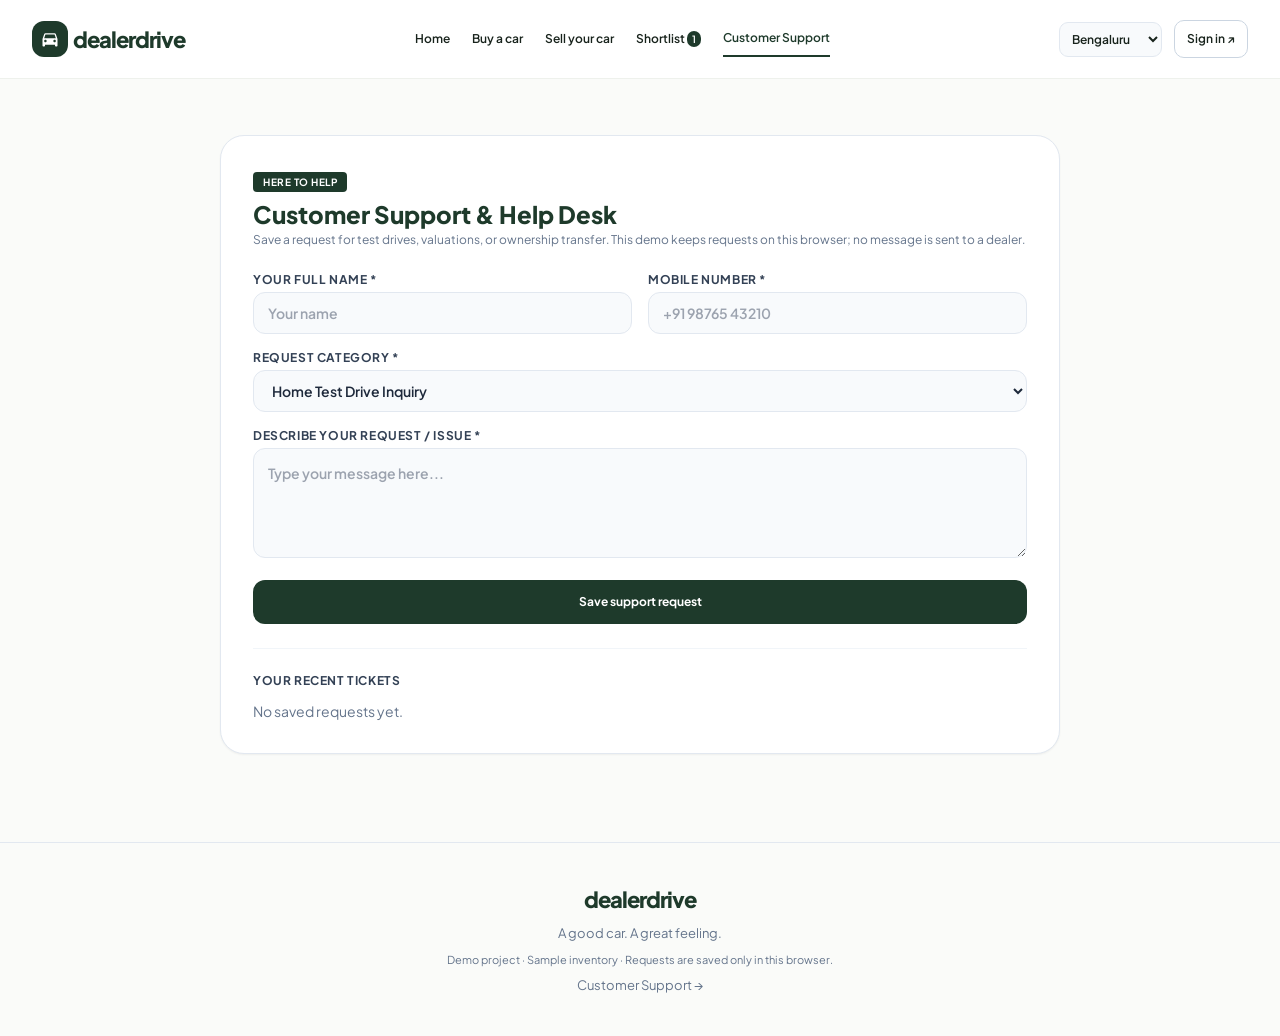
<file: support.html>
<!DOCTYPE html>
<html lang="en"><head><meta charset="UTF-8"><meta name="viewport" content="width=device-width, initial-scale=1.0"><title>Customer Support — DealerDrive</title>
<link rel="stylesheet" href="css/utilities.css">
<link rel="preconnect" href="https://fonts.googleapis.com"><link href="https://fonts.googleapis.com/css2?family=Plus+Jakarta+Sans:wght@400;500;600;700;800&display=swap" rel="stylesheet">
<link rel="stylesheet" href="css/shared.css"><link rel="stylesheet" href="css/support.css">
<script defer src="js/data.js"></script><script defer src="js/shared.js"></script><script defer src="js/support.js"></script></head>
<body data-page="support"><a class="skip-link" href="#main">Skip to content</a><header class="site-header"><div class="header-inner"><a class="brand" href="index.html"><span class="brand-icon"><svg class="w-5 h-5 fill-current" viewBox="0 0 24 24">
            <path d="M18.92 6.01C18.72 5.42 18.16 5 17.5 5h-11c-.66 0-1.21.42-1.42 1.01L3 12v8c0 .55.45 1 1 1h1c.55 0 1-.45 1-1v-1h12v1c0 .55.45 1 1 1h1c.55 0 1-.45 1-1v-8l-2.08-5.99zM6.5 16c-.83 0-1.5-.67-1.5-1.5S5.67 13 6.5 13s1.5.67 1.5 1.5S7.33 16 6.5 16zm11 0c-.83 0-1.5-.67-1.5-1.5s.67-1.5 1.5-1.5 1.5.67 1.5 1.5-.67 1.5-1.5 1.5zM5 11l1.5-4.5h11L19 11H5z"/>
          </svg></span> dealerdrive</a><button id="menuToggle" class="menu-toggle" aria-label="Toggle navigation" aria-controls="mainNav" aria-expanded="false">☰</button><nav id="mainNav" aria-label="Main navigation"><a href="index.html" >Home</a><a href="buy.html" >Buy a car</a><a href="sell.html" >Sell your car</a><a href="shortlist.html" >Shortlist <span id="shortlistBadge">0</span></a><a href="support.html" aria-current="page" >Customer Support</a></nav><div class="header-actions"><label class="city-label"><span class="sr-only">Your city</span><select id="citySelect"><option>Bengaluru</option><option>Pune</option><option>Mumbai</option><option>Delhi NCR</option><option>Hyderabad</option></select></label><a class="profile-link" href="sign-in.html" id="profileLink">Sign in ↗</a></div></div></header>
<main id="main" class="flex-1 max-w-7xl w-full mx-auto px-4 sm:px-6 lg:px-8 py-8 sm:py-12 space-y-12 sm:space-y-16"><section id="supportSection" class="max-w-3xl mx-auto space-y-6 pt-2">
    <div class="bg-white rounded-3xl border border-slate-200 p-6 sm:p-8 shadow-sm space-y-6">
      <div>
        <span class="text-[10px] font-bold uppercase tracking-wider bg-forest text-white px-2.5 py-1 rounded">Here to help</span>
        <h1 class="text-2xl font-extrabold text-forest mt-1.5">Customer Support & Help Desk</h1>
        <p class="text-xs text-slate-500 mt-0.5">Save a request for test drives, valuations, or ownership transfer. This demo keeps requests on this browser; no message is sent to a dealer.</p>
      </div>
      <form class="space-y-4">
        <div class="grid grid-cols-1 sm:grid-cols-2 gap-4">
          <div>
            <label for="ticketName" class="block text-xs font-bold text-slate-700 uppercase tracking-wider mb-1">Your Full Name *</label>
            <input type="text" id="ticketName" required placeholder="Your name" class="w-full text-xs sm:text-sm bg-slate-50 border border-slate-200 rounded-xl px-3.5 py-2.5 font-semibold text-slate-800">
          </div>
          <div>
            <label for="ticketPhone" class="block text-xs font-bold text-slate-700 uppercase tracking-wider mb-1">Mobile Number *</label>
            <input type="tel" id="ticketPhone" required placeholder="+91 98765 43210" class="w-full text-xs sm:text-sm bg-slate-50 border border-slate-200 rounded-xl px-3.5 py-2.5 font-semibold text-slate-800">
          </div>
        </div>
        <div>
          <label for="ticketCategory" class="block text-xs font-bold text-slate-700 uppercase tracking-wider mb-1">Request Category *</label>
          <select id="ticketCategory" class="w-full text-xs sm:text-sm bg-slate-50 border border-slate-200 rounded-xl px-3.5 py-2.5 font-semibold text-slate-800">
            <option value="Home Test Drive">Home Test Drive Inquiry</option>
            <option value="Car Valuation Query">Car Valuation & Payout Query</option>
            <option value="RC Transfer & Paperwork">RC Transfer & Documentation</option>
            <option value="General Inquiry">General Support</option>
          </select>
        </div>
        <div>
          <label for="ticketMessage" class="block text-xs font-bold text-slate-700 uppercase tracking-wider mb-1">Describe Your Request / Issue *</label>
          <textarea id="ticketMessage" rows="4" required placeholder="Type your message here..." class="w-full text-xs sm:text-sm bg-slate-50 border border-slate-200 rounded-xl p-3.5 font-semibold text-slate-800"></textarea>
        </div>
        <button type="submit" class="w-full py-3.5 bg-forest hover:bg-forest-dark text-white font-bold text-xs rounded-xl shadow-xs cursor-pointer transition-all">
          Save support request
        </button>
      </form>

      <!-- Active Tickets Log -->
      <div class="border-t border-slate-100 pt-6 space-y-3">
        <h4 class="text-xs font-bold text-slate-700 uppercase tracking-wider">Your Recent Tickets</h4>
        <div id="ticketsListContainer" class="space-y-2">
          <!-- Rendered by JS -->
        </div>
      </div>
    </div>
  </section></main>
<footer><a class="brand" href="index.html">dealerdrive</a><p>A good car. A great feeling.</p><p class="demo-note">Demo project · Sample inventory · Requests are saved only in this browser.</p><a href="support.html">Customer Support →</a></footer><div id="toastNotification" role="status" aria-live="polite" hidden></div></body></html>
</file>
<file: css/utilities.css>
/* Static utility CSS from the supplied design. */
*, ::before, ::after{--tw-border-spacing-x:0;--tw-border-spacing-y:0;--tw-translate-x:0;--tw-translate-y:0;--tw-rotate:0;--tw-skew-x:0;--tw-skew-y:0;--tw-scale-x:1;--tw-scale-y:1;--tw-pan-x: ;--tw-pan-y: ;--tw-pinch-zoom: ;--tw-scroll-snap-strictness:proximity;--tw-gradient-from-position: ;--tw-gradient-via-position: ;--tw-gradient-to-position: ;--tw-ordinal: ;--tw-slashed-zero: ;--tw-numeric-figure: ;--tw-numeric-spacing: ;--tw-numeric-fraction: ;--tw-ring-inset: ;--tw-ring-offset-width:0px;--tw-ring-offset-color:#fff;--tw-ring-color:rgb(59 130 246 / 0.5);--tw-ring-offset-shadow:0 0 #0000;--tw-ring-shadow:0 0 #0000;--tw-shadow:0 0 #0000;--tw-shadow-colored:0 0 #0000;--tw-blur: ;--tw-brightness: ;--tw-contrast: ;--tw-grayscale: ;--tw-hue-rotate: ;--tw-invert: ;--tw-saturate: ;--tw-sepia: ;--tw-drop-shadow: ;--tw-backdrop-blur: ;--tw-backdrop-brightness: ;--tw-backdrop-contrast: ;--tw-backdrop-grayscale: ;--tw-backdrop-hue-rotate: ;--tw-backdrop-invert: ;--tw-backdrop-opacity: ;--tw-backdrop-saturate: ;--tw-backdrop-sepia: ;--tw-contain-size: ;--tw-contain-layout: ;--tw-contain-paint: ;--tw-contain-style: }
::backdrop{--tw-border-spacing-x:0;--tw-border-spacing-y:0;--tw-translate-x:0;--tw-translate-y:0;--tw-rotate:0;--tw-skew-x:0;--tw-skew-y:0;--tw-scale-x:1;--tw-scale-y:1;--tw-pan-x: ;--tw-pan-y: ;--tw-pinch-zoom: ;--tw-scroll-snap-strictness:proximity;--tw-gradient-from-position: ;--tw-gradient-via-position: ;--tw-gradient-to-position: ;--tw-ordinal: ;--tw-slashed-zero: ;--tw-numeric-figure: ;--tw-numeric-spacing: ;--tw-numeric-fraction: ;--tw-ring-inset: ;--tw-ring-offset-width:0px;--tw-ring-offset-color:#fff;--tw-ring-color:rgb(59 130 246 / 0.5);--tw-ring-offset-shadow:0 0 #0000;--tw-ring-shadow:0 0 #0000;--tw-shadow:0 0 #0000;--tw-shadow-colored:0 0 #0000;--tw-blur: ;--tw-brightness: ;--tw-contrast: ;--tw-grayscale: ;--tw-hue-rotate: ;--tw-invert: ;--tw-saturate: ;--tw-sepia: ;--tw-drop-shadow: ;--tw-backdrop-blur: ;--tw-backdrop-brightness: ;--tw-backdrop-contrast: ;--tw-backdrop-grayscale: ;--tw-backdrop-hue-rotate: ;--tw-backdrop-invert: ;--tw-backdrop-opacity: ;--tw-backdrop-saturate: ;--tw-backdrop-sepia: ;--tw-contain-size: ;--tw-contain-layout: ;--tw-contain-paint: ;--tw-contain-style: }
*,::after,::before{box-sizing:border-box;border-width:0;border-style:solid;border-color:#e5e7eb}
::after,::before{--tw-content:''}
:host,html{line-height:1.5;-webkit-text-size-adjust:100%;-moz-tab-size:4;tab-size:4;font-family:"Plus Jakarta Sans", sans-serif;font-feature-settings:normal;font-variation-settings:normal;-webkit-tap-highlight-color:transparent}
body{margin:0;line-height:inherit}
hr{height:0;color:inherit;border-top-width:1px}
abbr:where([title]){-webkit-text-decoration:underline dotted;text-decoration:underline dotted}
h1,h2,h3,h4,h5,h6{font-size:inherit;font-weight:inherit}
a{color:inherit;text-decoration:inherit}
b,strong{font-weight:bolder}
code,kbd,pre,samp{font-family:ui-monospace, SFMono-Regular, Menlo, Monaco, Consolas, "Liberation Mono", "Courier New", monospace;font-feature-settings:normal;font-variation-settings:normal;font-size:1em}
small{font-size:80%}
sub,sup{font-size:75%;line-height:0;position:relative;vertical-align:baseline}
sub{bottom:-.25em}
sup{top:-.5em}
table{text-indent:0;border-color:inherit;border-collapse:collapse}
button,input,optgroup,select,textarea{font-family:inherit;font-feature-settings:inherit;font-variation-settings:inherit;font-size:100%;font-weight:inherit;line-height:inherit;letter-spacing:inherit;color:inherit;margin:0;padding:0}
button,select{text-transform:none}
button,input:where([type=button]),input:where([type=reset]),input:where([type=submit]){-webkit-appearance:button;background-color:transparent;background-image:none}
:-moz-focusring{outline:auto}
:-moz-ui-invalid{box-shadow:none}
progress{vertical-align:baseline}
::-webkit-inner-spin-button,::-webkit-outer-spin-button{height:auto}
[type=search]{-webkit-appearance:textfield;outline-offset:-2px}
::-webkit-search-decoration{-webkit-appearance:none}
::-webkit-file-upload-button{-webkit-appearance:button;font:inherit}
summary{display:list-item}
blockquote,dd,dl,figure,h1,h2,h3,h4,h5,h6,hr,p,pre{margin:0}
fieldset{margin:0;padding:0}
legend{padding:0}
menu,ol,ul{list-style:none;margin:0;padding:0}
dialog{padding:0}
textarea{resize:vertical}
input::placeholder,textarea::placeholder{opacity:1;color:#9ca3af}
[role=button],button{cursor:pointer}
:disabled{cursor:default}
audio,canvas,embed,iframe,img,object,svg,video{display:block;vertical-align:middle}
img,video{max-width:100%;height:auto}
[hidden]:where(:not([hidden=until-found])){display:none}
.sr-only{position:absolute;width:1px;height:1px;padding:0;margin:-1px;overflow:hidden;clip:rect(0, 0, 0, 0);white-space:nowrap;border-width:0}
.absolute{position:absolute}
.relative{position:relative}
.-bottom-2{bottom:-0.5rem}
.left-1{left:0.25rem}
.z-10{z-index:10}
.mx-auto{margin-left:auto;margin-right:auto}
.my-auto{margin-top:auto;margin-bottom:auto}
.mr-2\.5{margin-right:0.625rem}
.mt-0\.5{margin-top:0.125rem}
.mt-1{margin-top:0.25rem}
.mt-1\.5{margin-top:0.375rem}
.flex{display:flex}
.inline-flex{display:inline-flex}
.grid{display:grid}
.h-10{height:2.5rem}
.h-2{height:0.5rem}
.h-3\.5{height:0.875rem}
.h-4{height:1rem}
.h-5{height:1.25rem}
.h-8{height:2rem}
.h-auto{height:auto}
.min-h-\[380px\]{min-height:380px}
.w-10{width:2.5rem}
.w-2{width:0.5rem}
.w-3\.5{width:0.875rem}
.w-4{width:1rem}
.w-5{width:1.25rem}
.w-8{width:2rem}
.w-full{width:100%}
.max-w-7xl{max-width:80rem}
.max-w-\[480px\]{max-width:480px}
.max-w-lg{max-width:32rem}
.max-w-xl{max-width:36rem}
.flex-1{flex:1 1 0%}
.shrink-0{flex-shrink:0}
.cursor-pointer{cursor:pointer}
.grid-cols-1{grid-template-columns:repeat(1, minmax(0, 1fr))}
.flex-col{flex-direction:column}
.flex-wrap{flex-wrap:wrap}
.items-center{align-items:center}
.justify-center{justify-content:center}
.justify-between{justify-content:space-between}
.gap-1\.5{gap:0.375rem}
.gap-2{gap:0.5rem}
.gap-3{gap:0.75rem}
.gap-3\.5{gap:0.875rem}
.gap-4{gap:1rem}
.gap-6{gap:1.5rem}
.gap-8{gap:2rem}
.space-y-1 > :not([hidden]) ~ :not([hidden]){--tw-space-y-reverse:0;margin-top:calc(0.25rem * calc(1 - var(--tw-space-y-reverse)));margin-bottom:calc(0.25rem * var(--tw-space-y-reverse))}
.space-y-12 > :not([hidden]) ~ :not([hidden]){--tw-space-y-reverse:0;margin-top:calc(3rem * calc(1 - var(--tw-space-y-reverse)));margin-bottom:calc(3rem * var(--tw-space-y-reverse))}
.space-y-6 > :not([hidden]) ~ :not([hidden]){--tw-space-y-reverse:0;margin-top:calc(1.5rem * calc(1 - var(--tw-space-y-reverse)));margin-bottom:calc(1.5rem * var(--tw-space-y-reverse))}
.overflow-hidden{overflow:hidden}
.rounded-2xl{border-radius:1rem}
.rounded-\[32px\]{border-radius:32px}
.rounded-full{border-radius:9999px}
.rounded-xl{border-radius:0.75rem}
.rounded-\[24px\]{border-radius:24px}
.border{border-width:1px}
.border-b{border-bottom-width:1px}
.border-t{border-top-width:1px}
.border-none{border-style:none}
.border-\[\#D5E1D4\]{--tw-border-opacity:1;border-color:rgb(213 225 212 / var(--tw-border-opacity, 1))}
.border-slate-100{--tw-border-opacity:1;border-color:rgb(241 245 249 / var(--tw-border-opacity, 1))}
.border-slate-200{--tw-border-opacity:1;border-color:rgb(226 232 240 / var(--tw-border-opacity, 1))}
.border-slate-200\/80{border-color:rgb(226 232 240 / 0.8)}
.border-white{--tw-border-opacity:1;border-color:rgb(255 255 255 / var(--tw-border-opacity, 1))}
.bg-\[\#DEE8DD\]{--tw-bg-opacity:1;background-color:rgb(222 232 221 / var(--tw-bg-opacity, 1))}
.bg-\[\#E5F1E5\]{--tw-bg-opacity:1;background-color:rgb(229 241 229 / var(--tw-bg-opacity, 1))}
.bg-\[\#EBF3EB\]{--tw-bg-opacity:1;background-color:rgb(235 243 235 / var(--tw-bg-opacity, 1))}
.bg-forest{--tw-bg-opacity:1;background-color:rgb(30 58 43 / var(--tw-bg-opacity, 1))}
.bg-slate-100{--tw-bg-opacity:1;background-color:rgb(241 245 249 / var(--tw-bg-opacity, 1))}
.bg-transparent{background-color:transparent}
.bg-white{--tw-bg-opacity:1;background-color:rgb(255 255 255 / var(--tw-bg-opacity, 1))}
.bg-white\/95{background-color:rgb(255 255 255 / 0.95)}
.stroke-\[2\.5\]{stroke-width:2.5}
.stroke-\[2\]{stroke-width:2}
.p-2{padding:0.5rem}
.p-3{padding:0.75rem}
.p-6{padding:1.5rem}
.p-5{padding:1.25rem}
.px-4{padding-left:1rem;padding-right:1rem}
.px-5{padding-left:1.25rem;padding-right:1.25rem}
.py-2{padding-top:0.5rem;padding-bottom:0.5rem}
.py-2\.5{padding-top:0.625rem;padding-bottom:0.625rem}
.py-6{padding-top:1.5rem;padding-bottom:1.5rem}
.py-8{padding-top:2rem;padding-bottom:2rem}
.pb-5{padding-bottom:1.25rem}
.pl-4{padding-left:1rem}
.pr-2{padding-right:0.5rem}
.pt-1{padding-top:0.25rem}
.pt-3{padding-top:0.75rem}
.pt-4{padding-top:1rem}
.pt-8{padding-top:2rem}
.text-right{text-align:right}
.text-2xl{font-size:1.5rem;line-height:2rem}
.text-5xl{font-size:3rem;line-height:1}
.text-\[11px\]{font-size:11px}
.text-base{font-size:1rem;line-height:1.5rem}
.text-sm{font-size:0.875rem;line-height:1.25rem}
.text-xs{font-size:0.75rem;line-height:1rem}
.text-xl{font-size:1.25rem;line-height:1.75rem}
.font-bold{font-weight:700}
.font-extrabold{font-weight:800}
.font-medium{font-weight:500}
.font-normal{font-weight:400}
.font-semibold{font-weight:600}
.uppercase{text-transform:uppercase}
.leading-\[1\.05\]{line-height:1.05}
.leading-relaxed{line-height:1.625}
.leading-snug{line-height:1.375}
.leading-tight{line-height:1.25}
.tracking-\[-0\.03em\]{letter-spacing:-0.03em}
.tracking-\[0\.16em\]{letter-spacing:0.16em}
.tracking-\[0\.18em\]{letter-spacing:0.18em}
.tracking-tight{letter-spacing:-0.025em}
.tracking-widest{letter-spacing:0.1em}
.text-\[\#34594A\]{--tw-text-opacity:1;color:rgb(52 89 74 / var(--tw-text-opacity, 1))}
.text-\[\#34594A\]\/80{color:rgb(52 89 74 / 0.8)}
.text-\[\#345A4B\]{--tw-text-opacity:1;color:rgb(52 90 75 / var(--tw-text-opacity, 1))}
.text-forest{--tw-text-opacity:1;color:rgb(30 58 43 / var(--tw-text-opacity, 1))}
.text-slate-300{--tw-text-opacity:1;color:rgb(203 213 225 / var(--tw-text-opacity, 1))}
.text-slate-400{--tw-text-opacity:1;color:rgb(148 163 184 / var(--tw-text-opacity, 1))}
.text-slate-500{--tw-text-opacity:1;color:rgb(100 116 139 / var(--tw-text-opacity, 1))}
.text-slate-600{--tw-text-opacity:1;color:rgb(71 85 105 / var(--tw-text-opacity, 1))}
.text-slate-700{--tw-text-opacity:1;color:rgb(51 65 85 / var(--tw-text-opacity, 1))}
.text-slate-800{--tw-text-opacity:1;color:rgb(30 41 59 / var(--tw-text-opacity, 1))}
.text-slate-900{--tw-text-opacity:1;color:rgb(15 23 42 / var(--tw-text-opacity, 1))}
.text-white{--tw-text-opacity:1;color:rgb(255 255 255 / var(--tw-text-opacity, 1))}
.shadow-lg{--tw-shadow:0 10px 15px -3px rgb(0 0 0 / 0.1), 0 4px 6px -4px rgb(0 0 0 / 0.1);--tw-shadow-colored:0 10px 15px -3px var(--tw-shadow-color), 0 4px 6px -4px var(--tw-shadow-color);box-shadow:var(--tw-ring-offset-shadow, 0 0 #0000), var(--tw-ring-shadow, 0 0 #0000), var(--tw-shadow)}
.shadow-sm{--tw-shadow:0 1px 2px 0 rgb(0 0 0 / 0.05);--tw-shadow-colored:0 1px 2px 0 var(--tw-shadow-color);box-shadow:var(--tw-ring-offset-shadow, 0 0 #0000), var(--tw-ring-shadow, 0 0 #0000), var(--tw-shadow)}
.shadow-black\/5{--tw-shadow-color:rgb(0 0 0 / 0.05);--tw-shadow:var(--tw-shadow-colored)}
.outline-none{outline:2px solid transparent;outline-offset:2px}
.backdrop-blur-md{--tw-backdrop-blur:blur(12px);-webkit-backdrop-filter:var(--tw-backdrop-blur) var(--tw-backdrop-brightness) var(--tw-backdrop-contrast) var(--tw-backdrop-grayscale) var(--tw-backdrop-hue-rotate) var(--tw-backdrop-invert) var(--tw-backdrop-opacity) var(--tw-backdrop-saturate) var(--tw-backdrop-sepia);backdrop-filter:var(--tw-backdrop-blur) var(--tw-backdrop-brightness) var(--tw-backdrop-contrast) var(--tw-backdrop-grayscale) var(--tw-backdrop-hue-rotate) var(--tw-backdrop-invert) var(--tw-backdrop-opacity) var(--tw-backdrop-saturate) var(--tw-backdrop-sepia)}
.transition-all{transition-property:all;transition-timing-function:cubic-bezier(0.4, 0, 0.2, 1);transition-duration:150ms}
.transition-transform{transition-property:transform;transition-timing-function:cubic-bezier(0.4, 0, 0.2, 1);transition-duration:150ms}
.placeholder\:text-slate-400::placeholder{--tw-text-opacity:1;color:rgb(148 163 184 / var(--tw-text-opacity, 1))}
.focus-within\:border-forest:focus-within{--tw-border-opacity:1;border-color:rgb(30 58 43 / var(--tw-border-opacity, 1))}
.focus-within\:ring-2:focus-within{--tw-ring-offset-shadow:var(--tw-ring-inset) 0 0 0 var(--tw-ring-offset-width) var(--tw-ring-offset-color);--tw-ring-shadow:var(--tw-ring-inset) 0 0 0 calc(2px + var(--tw-ring-offset-width)) var(--tw-ring-color);box-shadow:var(--tw-ring-offset-shadow), var(--tw-ring-shadow), var(--tw-shadow, 0 0 #0000)}
.focus-within\:ring-forest\/20:focus-within{--tw-ring-color:rgb(30 58 43 / 0.2)}
.hover\:bg-forest-dark:hover{--tw-bg-opacity:1;background-color:rgb(20 39 29 / var(--tw-bg-opacity, 1))}
.hover\:bg-slate-100\/80:hover{background-color:rgb(241 245 249 / 0.8)}
.hover\:bg-slate-200:hover{--tw-bg-opacity:1;background-color:rgb(226 232 240 / var(--tw-bg-opacity, 1))}
.hover\:text-forest:hover{--tw-text-opacity:1;color:rgb(30 58 43 / var(--tw-text-opacity, 1))}
.hover\:text-slate-900:hover{--tw-text-opacity:1;color:rgb(15 23 42 / var(--tw-text-opacity, 1))}
.hover\:shadow-xl:hover{--tw-shadow:0 20px 25px -5px rgb(0 0 0 / 0.1), 0 8px 10px -6px rgb(0 0 0 / 0.1);--tw-shadow-colored:0 20px 25px -5px var(--tw-shadow-color), 0 8px 10px -6px var(--tw-shadow-color);box-shadow:var(--tw-ring-offset-shadow, 0 0 #0000), var(--tw-ring-shadow, 0 0 #0000), var(--tw-shadow)}
.group:hover .group-hover\:translate-x-1{--tw-translate-x:0.25rem;transform:translate(var(--tw-translate-x), var(--tw-translate-y)) rotate(var(--tw-rotate)) skewX(var(--tw-skew-x)) skewY(var(--tw-skew-y)) scaleX(var(--tw-scale-x)) scaleY(var(--tw-scale-y))}
.mb-3{margin-bottom:0.75rem}
.mb-5{margin-bottom:1.25rem}
.hidden{display:none}
.h-12{height:3rem}
.w-12{width:3rem}
.rounded-3xl{border-radius:1.5rem}
.px-6{padding-left:1.5rem;padding-right:1.5rem}
.py-20{padding-top:5rem;padding-bottom:5rem}
.pb-4{padding-bottom:1rem}
.pt-2{padding-top:0.5rem}
.text-center{text-align:center}
.mb-1{margin-bottom:0.25rem}
.mb-2{margin-bottom:0.5rem}
.block{display:block}
.max-w-3xl{max-width:48rem}
.max-w-md{max-width:28rem}
.grid-cols-3{grid-template-columns:repeat(3, minmax(0, 1fr))}
.space-y-2 > :not([hidden]) ~ :not([hidden]){--tw-space-y-reverse:0;margin-top:calc(0.5rem * calc(1 - var(--tw-space-y-reverse)));margin-bottom:calc(0.5rem * var(--tw-space-y-reverse))}
.space-y-5 > :not([hidden]) ~ :not([hidden]){--tw-space-y-reverse:0;margin-top:calc(1.25rem * calc(1 - var(--tw-space-y-reverse)));margin-bottom:calc(1.25rem * var(--tw-space-y-reverse))}
.rounded{border-radius:0.25rem}
.border-2{border-width:2px}
.border-forest{--tw-border-opacity:1;border-color:rgb(30 58 43 / var(--tw-border-opacity, 1))}
.bg-\[\#E6F0E6\]{--tw-bg-opacity:1;background-color:rgb(230 240 230 / var(--tw-bg-opacity, 1))}
.bg-emerald-100{--tw-bg-opacity:1;background-color:rgb(209 250 229 / var(--tw-bg-opacity, 1))}
.bg-slate-50{--tw-bg-opacity:1;background-color:rgb(248 250 252 / var(--tw-bg-opacity, 1))}
.bg-white\/80{background-color:rgb(255 255 255 / 0.8)}
.p-4{padding:1rem}
.px-2\.5{padding-left:0.625rem;padding-right:0.625rem}
.px-3{padding-left:0.75rem;padding-right:0.75rem}
.px-3\.5{padding-left:0.875rem;padding-right:0.875rem}
.py-1{padding-top:0.25rem;padding-bottom:0.25rem}
.py-3{padding-top:0.75rem;padding-bottom:0.75rem}
.py-3\.5{padding-top:0.875rem;padding-bottom:0.875rem}
.text-3xl{font-size:1.875rem;line-height:2.25rem}
.text-\[10px\]{font-size:10px}
.tracking-wider{letter-spacing:0.05em}
.text-emerald-800{--tw-text-opacity:1;color:rgb(6 95 70 / var(--tw-text-opacity, 1))}
.accent-forest{accent-color:#1E3A2B}
.shadow-md{--tw-shadow:0 4px 6px -1px rgb(0 0 0 / 0.1), 0 2px 4px -2px rgb(0 0 0 / 0.1);--tw-shadow-colored:0 4px 6px -1px var(--tw-shadow-color), 0 2px 4px -2px var(--tw-shadow-color);box-shadow:var(--tw-ring-offset-shadow, 0 0 #0000), var(--tw-ring-shadow, 0 0 #0000), var(--tw-shadow)}
.backdrop-blur-sm{--tw-backdrop-blur:blur(4px);-webkit-backdrop-filter:var(--tw-backdrop-blur) var(--tw-backdrop-brightness) var(--tw-backdrop-contrast) var(--tw-backdrop-grayscale) var(--tw-backdrop-hue-rotate) var(--tw-backdrop-invert) var(--tw-backdrop-opacity) var(--tw-backdrop-saturate) var(--tw-backdrop-sepia);backdrop-filter:var(--tw-backdrop-blur) var(--tw-backdrop-brightness) var(--tw-backdrop-contrast) var(--tw-backdrop-grayscale) var(--tw-backdrop-hue-rotate) var(--tw-backdrop-invert) var(--tw-backdrop-opacity) var(--tw-backdrop-saturate) var(--tw-backdrop-sepia)}
.transition-colors{transition-property:color, background-color, border-color, fill, stroke, -webkit-text-decoration-color;transition-property:color, background-color, border-color, text-decoration-color, fill, stroke;transition-property:color, background-color, border-color, text-decoration-color, fill, stroke, -webkit-text-decoration-color;transition-timing-function:cubic-bezier(0.4, 0, 0.2, 1);transition-duration:150ms}
.hover\:bg-slate-100:hover{--tw-bg-opacity:1;background-color:rgb(241 245 249 / var(--tw-bg-opacity, 1))}
.space-y-3 > :not([hidden]) ~ :not([hidden]){--tw-space-y-reverse:0;margin-top:calc(0.75rem * calc(1 - var(--tw-space-y-reverse)));margin-bottom:calc(0.75rem * var(--tw-space-y-reverse))}
.space-y-4 > :not([hidden]) ~ :not([hidden]){--tw-space-y-reverse:0;margin-top:calc(1rem * calc(1 - var(--tw-space-y-reverse)));margin-bottom:calc(1rem * var(--tw-space-y-reverse))}
.p-3\.5{padding:0.875rem}
.pt-6{padding-top:1.5rem}
.inset-0{inset:0px}
.bottom-4{bottom:1rem}
.left-6{left:1.5rem}
.right-6{right:1.5rem}
.mb-2\.5{margin-bottom:0.625rem}
.h-64{height:16rem}
.h-9{height:2.25rem}
.h-full{height:100%}
.w-9{width:2.25rem}
.items-end{align-items:flex-end}
.rounded-\[28px\]{border-radius:28px}
.border-\[\#D7E8D7\]{--tw-border-opacity:1;border-color:rgb(215 232 215 / var(--tw-border-opacity, 1))}
.bg-slate-900{--tw-bg-opacity:1;background-color:rgb(15 23 42 / var(--tw-bg-opacity, 1))}
.bg-gradient-to-t{background-image:linear-gradient(to top, var(--tw-gradient-stops))}
.from-black\/80{--tw-gradient-from:rgb(0 0 0 / 0.8) var(--tw-gradient-from-position);--tw-gradient-to:rgb(0 0 0 / 0) var(--tw-gradient-to-position);--tw-gradient-stops:var(--tw-gradient-from), var(--tw-gradient-to)}
.via-transparent{--tw-gradient-to:rgb(0 0 0 / 0)  var(--tw-gradient-to-position);--tw-gradient-stops:var(--tw-gradient-from), transparent var(--tw-gradient-via-position), var(--tw-gradient-to)}
.to-transparent{--tw-gradient-to:transparent var(--tw-gradient-to-position)}
.object-cover{object-fit:cover}
.shadow-2xl{--tw-shadow:0 25px 50px -12px rgb(0 0 0 / 0.25);--tw-shadow-colored:0 25px 50px -12px var(--tw-shadow-color);box-shadow:var(--tw-ring-offset-shadow, 0 0 #0000), var(--tw-ring-shadow, 0 0 #0000), var(--tw-shadow)}
.hover\:bg-slate-50:hover{--tw-bg-opacity:1;background-color:rgb(248 250 252 / var(--tw-bg-opacity, 1))}
@media (min-width: 640px){.sm\:bottom-0{bottom:0px}.sm\:left-4{left:1rem}.sm\:min-h-\[440px\]{min-height:440px}.sm\:grid-cols-2{grid-template-columns:repeat(2, minmax(0, 1fr))}.sm\:gap-5{gap:1.25rem}.sm\:space-y-16 > :not([hidden]) ~ :not([hidden]){--tw-space-y-reverse:0;margin-top:calc(4rem * calc(1 - var(--tw-space-y-reverse)));margin-bottom:calc(4rem * var(--tw-space-y-reverse))}.sm\:space-y-8 > :not([hidden]) ~ :not([hidden]){--tw-space-y-reverse:0;margin-top:calc(2rem * calc(1 - var(--tw-space-y-reverse)));margin-bottom:calc(2rem * var(--tw-space-y-reverse))}.sm\:p-3\.5{padding:0.875rem}.sm\:p-8{padding:2rem}.sm\:px-6{padding-left:1.5rem;padding-right:1.5rem}.sm\:py-12{padding-top:3rem;padding-bottom:3rem}.sm\:py-3{padding-top:0.75rem;padding-bottom:0.75rem}.sm\:pt-10{padding-top:2.5rem}.sm\:text-3xl{font-size:1.875rem;line-height:2.25rem}.sm\:text-7xl{font-size:4.5rem;line-height:1}.sm\:text-lg{font-size:1.125rem;line-height:1.75rem}.sm\:text-sm{font-size:0.875rem;line-height:1.25rem}}
@media (min-width: 640px){.sm\:grid-cols-2{grid-template-columns:repeat(2, minmax(0, 1fr))}.sm\:space-y-16 > :not([hidden]) ~ :not([hidden]){--tw-space-y-reverse:0;margin-top:calc(4rem * calc(1 - var(--tw-space-y-reverse)));margin-bottom:calc(4rem * var(--tw-space-y-reverse))}.sm\:px-6{padding-left:1.5rem;padding-right:1.5rem}.sm\:py-12{padding-top:3rem;padding-bottom:3rem}}
@media (min-width: 640px){.sm\:grid-cols-2{grid-template-columns:repeat(2, minmax(0, 1fr))}.sm\:space-y-16 > :not([hidden]) ~ :not([hidden]){--tw-space-y-reverse:0;margin-top:calc(4rem * calc(1 - var(--tw-space-y-reverse)));margin-bottom:calc(4rem * var(--tw-space-y-reverse))}.sm\:p-8{padding:2rem}.sm\:px-6{padding-left:1.5rem;padding-right:1.5rem}.sm\:py-12{padding-top:3rem;padding-bottom:3rem}.sm\:text-3xl{font-size:1.875rem;line-height:2.25rem}.sm\:text-sm{font-size:0.875rem;line-height:1.25rem}}
@media (min-width: 640px){.sm\:space-y-16 > :not([hidden]) ~ :not([hidden]){--tw-space-y-reverse:0;margin-top:calc(4rem * calc(1 - var(--tw-space-y-reverse)));margin-bottom:calc(4rem * var(--tw-space-y-reverse))}.sm\:px-6{padding-left:1.5rem;padding-right:1.5rem}.sm\:py-12{padding-top:3rem;padding-bottom:3rem}}
@media (min-width: 640px){.sm\:grid-cols-2{grid-template-columns:repeat(2, minmax(0, 1fr))}.sm\:space-y-16 > :not([hidden]) ~ :not([hidden]){--tw-space-y-reverse:0;margin-top:calc(4rem * calc(1 - var(--tw-space-y-reverse)));margin-bottom:calc(4rem * var(--tw-space-y-reverse))}.sm\:p-8{padding:2rem}.sm\:px-6{padding-left:1.5rem;padding-right:1.5rem}.sm\:py-12{padding-top:3rem;padding-bottom:3rem}.sm\:text-sm{font-size:0.875rem;line-height:1.25rem}}
@media (min-width: 640px){.sm\:h-72{height:18rem}.sm\:grid-cols-2{grid-template-columns:repeat(2, minmax(0, 1fr))}.sm\:space-y-16 > :not([hidden]) ~ :not([hidden]){--tw-space-y-reverse:0;margin-top:calc(4rem * calc(1 - var(--tw-space-y-reverse)));margin-bottom:calc(4rem * var(--tw-space-y-reverse))}.sm\:p-8{padding:2rem}.sm\:px-6{padding-left:1.5rem;padding-right:1.5rem}.sm\:py-12{padding-top:3rem;padding-bottom:3rem}}
@media (min-width: 768px){.md\:flex-row{flex-direction:row}.md\:items-center{align-items:center}}
@media (min-width: 1024px){.lg\:col-span-5{grid-column:span 5 / span 5}.lg\:col-span-7{grid-column:span 7 / span 7}.lg\:grid-cols-12{grid-template-columns:repeat(12, minmax(0, 1fr))}.lg\:grid-cols-3{grid-template-columns:repeat(3, minmax(0, 1fr))}.lg\:grid-cols-4{grid-template-columns:repeat(4, minmax(0, 1fr))}.lg\:gap-12{gap:3rem}.lg\:px-8{padding-left:2rem;padding-right:2rem}.lg\:text-right{text-align:right}.lg\:text-\[76px\]{font-size:76px}}
@media (min-width: 1024px){.lg\:grid-cols-3{grid-template-columns:repeat(3, minmax(0, 1fr))}.lg\:px-8{padding-left:2rem;padding-right:2rem}}
@media (min-width: 1024px){.lg\:px-8{padding-left:2rem;padding-right:2rem}}
</file>
<file: css/index.css>
/* Styles specific to the a good car. a great feeling. page. Shared design tokens live in shared.css. */
body[data-page="index"] main { min-height: 65vh; }
#heroSection{padding-top:4px}#inventorySection{scroll-margin-top:100px}.section-heading{margin-top:50px}
</file>
<file: css/booking.css>
/* Styles specific to the plan an appointment page. Shared design tokens live in shared.css. */
body[data-page="booking"] main { min-height: 65vh; }
#bookingFeedback{color:var(--forest);font-size:13px;line-height:1.6}.record-list{max-height:640px;overflow:auto}
</file>
<file: css/buy.css>
/* Styles specific to the buy a car page. Shared design tokens live in shared.css. */
body[data-page="buy"] main { min-height: 65vh; }
#inventorySection{margin-top:32px}.search-field input{background:white}.body-filter-btn:focus-visible{outline-offset:5px}
</file>
<file: css/car-details.css>
/* Styles specific to the car details page. Shared design tokens live in shared.css. */
body[data-page="car-details"] main { min-height: 65vh; }
.car-gallery { display:flex; gap:12px; overflow-x:auto; padding:4px; }
.gallery-thumb { padding:4px; border:2px solid transparent; border-radius:12px; background:var(--sage); cursor:pointer; flex:0 0 140px; color:var(--forest); font:inherit; font-size:12px; }
.gallery-thumb[aria-pressed="true"] { border-color:var(--forest); }
.gallery-thumb:focus-visible { outline:3px solid var(--forest); outline-offset:2px; }
.gallery-thumb img { width:100%; height:82px; object-fit:cover; border-radius:7px; }
.gallery-thumb span { display:block; padding:5px; }
.photo-note { font-size:11px; line-height:1.7; color:#64748b; margin-top:12px; }
.photo-note a { text-decoration:underline; }
.detail-heading { font-size:20px; font-weight:800; color:var(--forest); margin-bottom:12px; }
.car-description { font-size:14px; line-height:1.8; color:#475569; margin-bottom:20px; }
.car-specs { display:grid; grid-template-columns:repeat(2,minmax(0,1fr)); gap:0 24px; }
.car-specs > div { padding:14px 0; border-bottom:1px solid #e2e8f0; }
.car-specs dt { font-size:11px; color:#64748b; margin-bottom:5px; }
.car-specs dd { margin:0; font-size:13px; font-weight:700; color:#183d32; overflow-wrap:anywhere; }
#modalFeatures{gap:8px}#modalImg{background:var(--sage)}@media(max-width:640px){#main>div>div:first-child{height:340px}#main .absolute.bottom-4{flex-direction:column;align-items:start;gap:12px}#main .absolute.bottom-4 .text-right{text-align:left}#modalScore{white-space:nowrap}}
</file>
<file: css/estimate.css>
/* Your car estimate page styles */
#estimateContent{max-width:780px;background:var(--sage)}.estimate-price{font-size:42px;font-weight:800;color:var(--forest);margin:20px 0}.estimate-actions{display:flex;gap:12px;flex-wrap:wrap;margin-top:28px}
</file>
<file: css/payment.css>
/* Seller payment details page styles */
.sage-panel p{font-size:14px;line-height:1.8;margin:20px 0}#paymentForm>label:has(input[type=checkbox]){font-size:12px;line-height:1.7;border:0!important;background:none}#paymentStatus{font-size:13px;color:var(--forest)}
</file>
<file: css/sell.css>
/* Styles specific to the sell your car page. Shared design tokens live in shared.css. */
body[data-page="sell"] main { min-height: 65vh; }
#sellerSection{max-width:800px}#valuationResultCard:focus{outline:none}#offerPriceDisplay{white-space:nowrap}@media(max-width:640px){#valuationResultCard>div:first-child{align-items:start;flex-direction:column;gap:20px}#valuationResultCard .text-right{text-align:left}}
</file>
<file: css/services.css>
/* Styles specific to the our services page. Shared design tokens live in shared.css. */
body[data-page="services"] main { min-height: 65vh; }
.service-card{transition:transform .2s,box-shadow .2s}.service-card:hover{transform:translateY(-3px);box-shadow:0 14px 35px #1e3a2b0c}.sage-panel{margin-top:40px}
</file>
<file: css/shortlist.css>
/* Styles specific to the your shortlist page. Shared design tokens live in shared.css. */
body[data-page="shortlist"] main { min-height: 65vh; }
#shortlistSection{min-height:50vh}#emptyShortlist{margin-top:24px}
</file>
<file: css/sign-in.css>
/* Styles specific to the demo profile page. Shared design tokens live in shared.css. */
body[data-page="sign-in"] main { min-height: 65vh; }
#profileStatus{font-size:13px;color:var(--forest)}.narrow{margin-top:30px}
</file>
<file: css/support.css>
/* Styles specific to the customer support page. Shared design tokens live in shared.css. */
body[data-page="support"] main { min-height: 65vh; }
#supportSection{max-width:840px}.record strong{color:var(--forest)}#ticketsListContainer{max-height:480px;overflow:auto}
</file>
<file: css/shared.css>
/* DealerDrive design system. Original Tailwind utilities are loaded by each page. */
:root{--forest:#1e3a2b;--sage:#dee8dd;--ink:#18231c;--muted:#64748b;--line:#e2e8f0}*{box-sizing:border-box}body{margin:0;min-height:100vh;display:flex;flex-direction:column;background:#fafbf9;color:var(--ink);font-family:'Plus Jakarta Sans',sans-serif}a{color:inherit;text-decoration:none}button,input,select,textarea{font:inherit}button,a,select,input[type=range]{touch-action:manipulation}button{cursor:pointer}a:focus-visible,button:focus-visible,input:focus-visible,select:focus-visible,textarea:focus-visible{outline:3px solid #6b9b79;outline-offset:4px}main{max-width:1280px;width:100%;margin:auto;padding:48px 32px}main>section+section{margin-top:48px}.hidden,[hidden]{display:none!important}.site-header{position:sticky;top:0;background:#fffffff5;backdrop-filter:blur(12px);border-bottom:1px solid #eef1ec;z-index:40}.header-inner{max-width:1280px;margin:auto;padding:20px 32px;display:flex;align-items:center;gap:24px;justify-content:space-between}.brand{font-size:22px;letter-spacing:-1px;font-weight:800;color:var(--forest);white-space:nowrap}.brand span{background:var(--forest);color:white;padding:5px 9px;border-radius:12px;margin-right:5px}.header-inner nav{display:flex;gap:22px;align-items:center;font-size:12px;font-weight:600;white-space:nowrap}nav a{padding:8px 0}nav a[aria-current]{border-bottom:2px solid var(--forest);color:var(--forest)}#shortlistBadge{background:var(--forest);color:white;border-radius:50px;padding:2px 5px;font-size:10px}.header-actions{display:flex;align-items:center;gap:12px;font-size:12px;font-weight:600}.city-label select{max-width:118px;border:1px solid var(--line);border-radius:9px;padding:8px;background:#f8fafc}.profile-link{border:1px solid #cbd5e1;padding:9px 12px;border-radius:10px;white-space:nowrap}.menu-toggle{display:none}.page-heading{max-width:760px;margin-bottom:36px}.eyebrow{font-size:11px;font-weight:800;text-transform:uppercase;letter-spacing:.16em;color:#345a4b;margin:0 0 18px}.page-heading h1{font-size:clamp(36px,5vw,60px);line-height:1.1;letter-spacing:-2px;font-weight:800;color:var(--forest);margin:0 0 18px}.page-heading>p:last-child{color:var(--muted);line-height:1.8}.button,.secondary-button{display:inline-flex;justify-content:center;align-items:center;background:var(--forest);color:white;border:1px solid var(--forest);border-radius:12px;padding:13px 20px;font-size:13px;font-weight:700}.button:hover{background:#14271d}.secondary-button{background:white;color:var(--forest);border-color:var(--line)}.service-grid{display:grid;grid-template-columns:repeat(2,1fr);gap:24px}.service-card,.panel{border:1px solid var(--line);border-radius:24px;padding:32px;background:white}.service-icon{display:flex;align-items:center;justify-content:center;width:48px;height:48px;background:#eaf1ea;color:var(--forest);border-radius:15px;font-size:25px;margin-bottom:30px}.service-card h2,.panel h2,.sage-panel h2,.section-heading h2{font-size:24px;font-weight:800;letter-spacing:-.5px;color:var(--forest);margin-bottom:12px}.service-card p{color:var(--muted);font-size:14px;line-height:1.8;margin-bottom:24px}.sage-panel{background:var(--sage);border-radius:24px;padding:32px}.sage-panel ol{list-style:decimal;padding-left:20px;line-height:2;font-size:14px}.two-column{display:grid;grid-template-columns:1.1fr 1fr;gap:24px;align-items:start}.form-stack{display:grid;gap:20px}.field{display:grid;gap:8px;font-size:12px;font-weight:700;color:#475569}.field input,.field select,.field textarea{width:100%;border:1px solid var(--line);background:#f8fafc;border-radius:12px;padding:13px;color:var(--ink);font-weight:500}.search-field{max-width:560px;margin-bottom:28px}.narrow{max-width:520px}.record{padding:18px;background:#f8fafc;border:1px solid var(--line);border-radius:14px;margin-top:14px;font-size:13px;overflow-wrap:anywhere}.record p{margin:7px 0;color:var(--muted)}.record button{font-size:12px;text-decoration:underline;color:var(--forest)}.section-heading{display:flex;align-items:center;justify-content:space-between;gap:20px}.section-heading a,.back-link{font-size:13px;font-weight:700;color:var(--forest)}.back-link{display:block;margin-bottom:24px}.car-link{display:block}.car-image{background:#dee8dd;width:100%;height:224px;object-fit:cover}.car-actions{display:flex;gap:12px;align-items:center;justify-content:space-between}.save-car{background:#eaf1ea;color:var(--forest);border:1px solid #ccd8cb;border-radius:9px;padding:8px 12px;font-size:12px}.save-car[aria-pressed=true]{background:var(--forest);color:white}.empty-state{padding:48px;text-align:center;background:white;border:1px solid var(--line);border-radius:24px;grid-column:1/-1}.empty-state a{display:inline-block;margin-top:15px;color:var(--forest);text-decoration:underline}footer{padding:40px 32px;margin-top:40px;border-top:1px solid var(--line);text-align:center;font-size:13px;color:var(--muted)}footer p{margin:8px 0}.demo-note{font-size:11px}#toastNotification{position:fixed;bottom:24px;right:24px;max-width:calc(100% - 48px);padding:16px 24px;border-radius:14px;background:var(--forest);color:white;z-index:100;box-shadow:0 10px 30px #0002;font-size:13px}.skip-link{position:fixed;top:-100px;left:16px;z-index:100;background:white;padding:12px}.skip-link:focus{top:12px}.sr-only{position:absolute;width:1px;height:1px;overflow:hidden;clip:rect(0,0,0,0)}label:has(input[type=radio]:checked){border:2px solid var(--forest)!important;background:#eaf1ea}label:has(input[type=radio]:not(:checked)){border:1px solid var(--line)!important}i[data-lucide]{display:inline-flex;align-items:center;justify-content:center;font-style:normal}i[data-lucide]:before{content:'✓'}i[data-lucide=search]:before{content:'⌕'}i[data-lucide=heart]:before{content:'♡'}i[data-lucide=users]:before{content:'♧'}i[data-lucide=wallet]:before{content:'▣'}i[data-lucide=file-text]:before{content:'▤'}
@media(max-width:1100px){.header-inner{flex-wrap:wrap;gap:14px}.menu-toggle{display:block;margin-left:auto;border:1px solid var(--line);border-radius:8px;padding:6px 10px}.header-inner nav{display:none;order:4;width:100%;flex-wrap:wrap;gap:20px}.header-inner nav.is-open{display:flex}.header-actions{margin-left:0}}@media(max-width:640px){main{padding:28px 16px}.header-inner{padding:16px}.header-actions{width:100%;justify-content:space-between}.service-grid,.two-column{grid-template-columns:1fr}.service-card,.panel{padding:24px}.page-heading h1{letter-spacing:-1px}.section-heading{align-items:start;flex-direction:column}.car-image{height:220px}#modalPrice{font-size:18px}#modalTitle{font-size:20px}}

.brand{display:inline-flex;align-items:center}.brand .brand-icon{display:inline-flex;align-items:center;justify-content:center;width:36px;height:36px;padding:8px}.brand-icon svg{width:20px;height:20px;fill:currentColor}
/* Additional sample inventory details. */
.card-extra { margin-top:10px; font-size:12px; color:#475569; }
.card-hub { margin-top:6px; font-size:11px; color:#64748b; }
.card-highlights { display:flex; flex-wrap:wrap; gap:6px; margin-top:14px; }
.card-highlights span { background:#edf3ed; color:#234b3b; border-radius:6px; padding:5px 8px; font-size:10px; }
</file>
